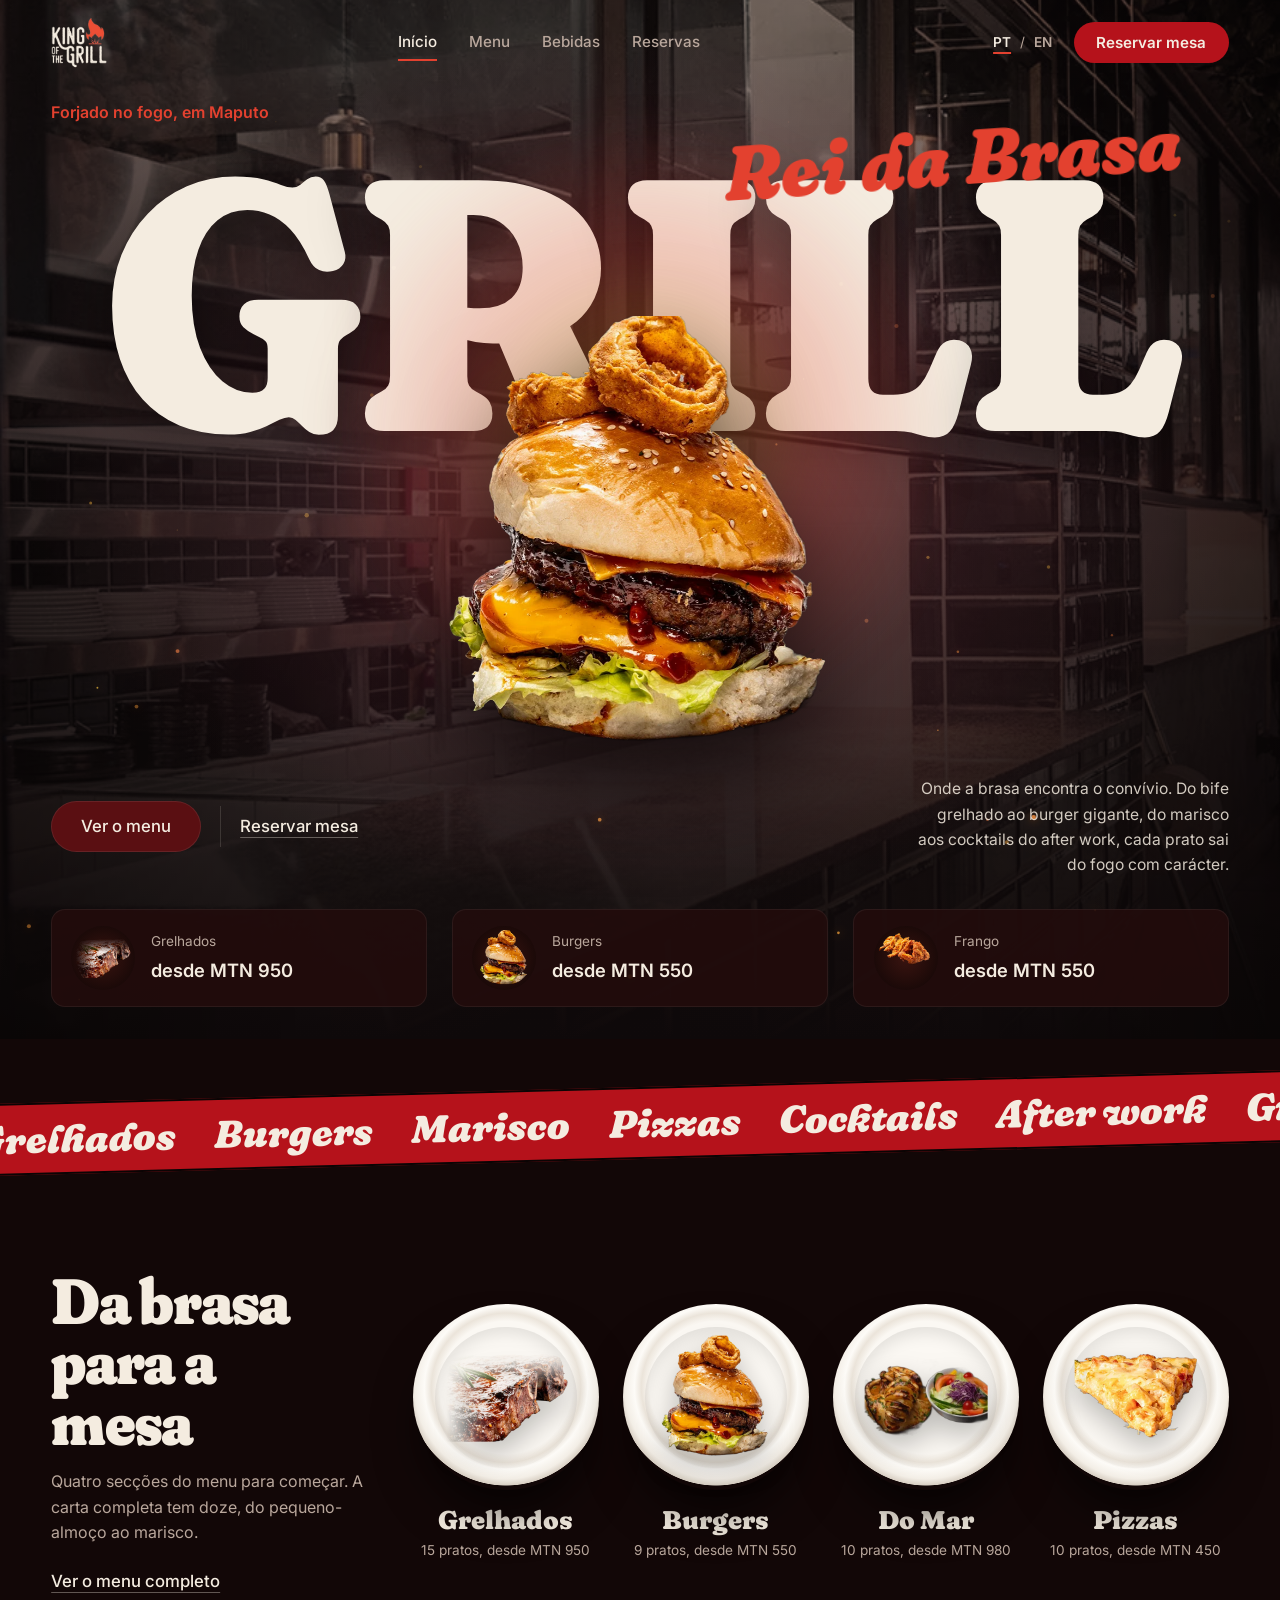
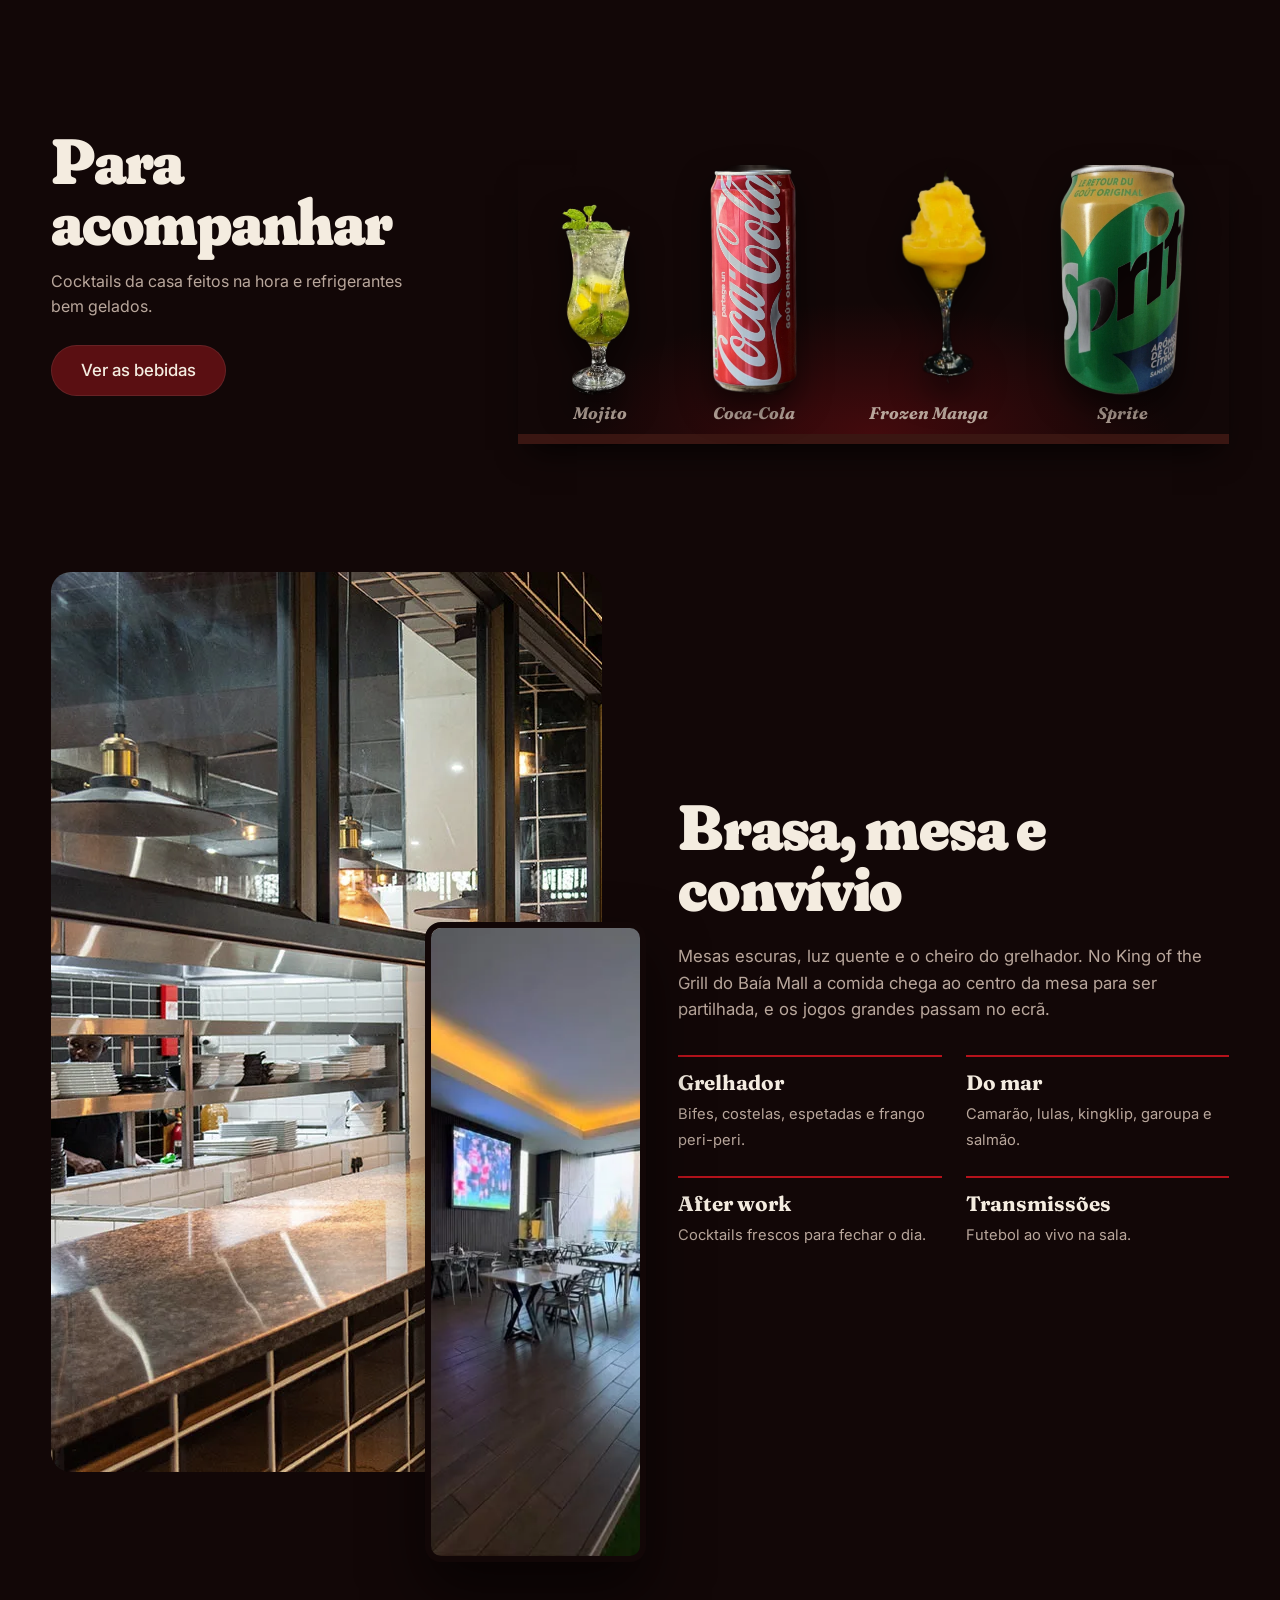
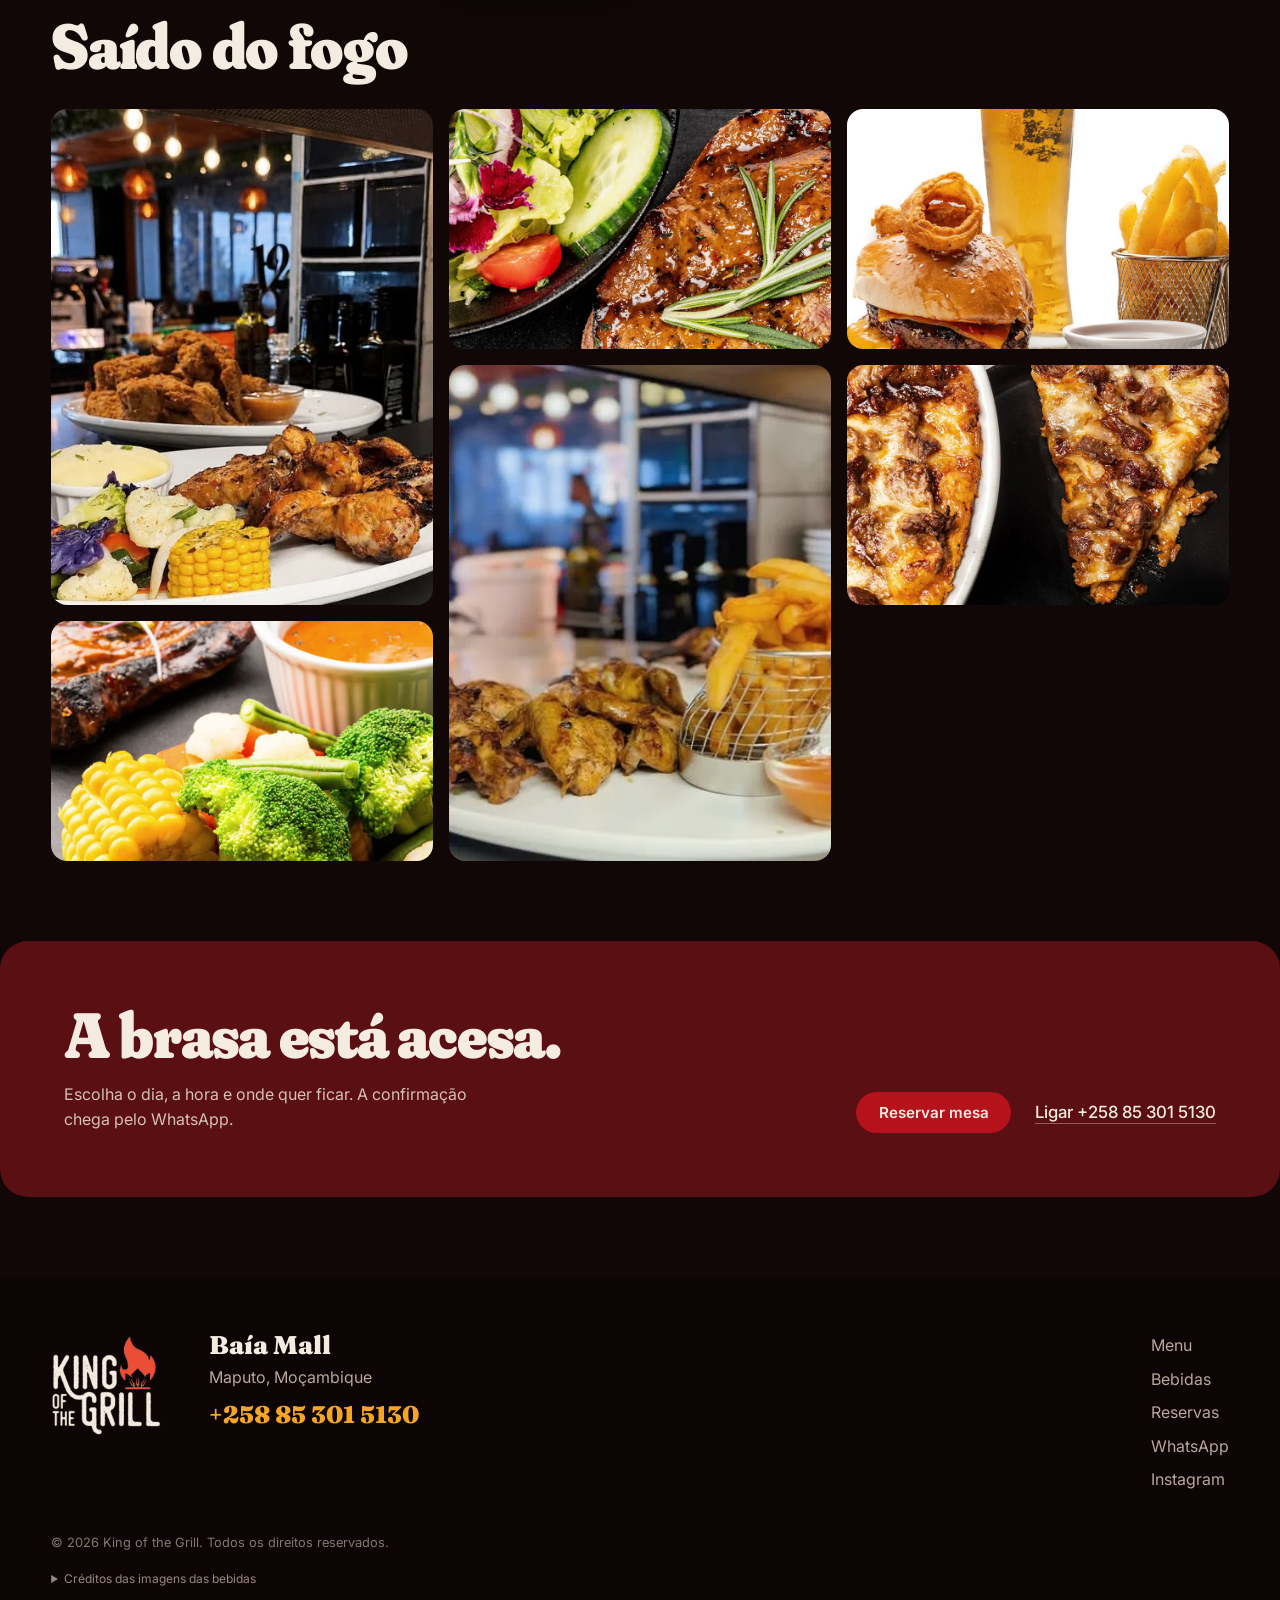
<file: index.html>
<!doctype html>
<html lang="pt">
<head>
  <meta charset="utf-8">
  <meta name="viewport" content="width=device-width, initial-scale=1">
  <title>King of the Grill — Baía Mall</title>
  <meta name="description" content="King of the Grill Baía Mall, Maputo. Grelhados, burgers, marisco, pizzas e cocktails. Reserve a sua mesa: +258 85 301 5130.">
  <meta name="theme-color" content="#120707">
  <link rel="icon" href="assets/img/logo.png">
  <link rel="preconnect" href="https://fonts.googleapis.com">
  <link rel="preconnect" href="https://fonts.gstatic.com" crossorigin>
  <link href="https://fonts.googleapis.com/css2?family=Fraunces:ital,opsz,wght,SOFT@0,9..144,400..900,100;1,9..144,700..900,100&family=Inter:wght@400;500;600&display=swap" rel="stylesheet">
  <link rel="stylesheet" href="styles.css">
</head>
<body data-page="home">
  <header class="nav" id="nav">
    <a href="index.html" class="nav__brand">
      <img src="assets/img/logo.png" alt="King of the Grill" width="629" height="600">
    </a>
    <nav class="nav__links" id="navLinks" aria-label="Principal">
      <a href="index.html" data-i18n="nav.home" aria-current="page">Início</a>
      <a href="menu.html" data-i18n="nav.menu">Menu</a>
      <a href="bebidas.html" data-i18n="nav.drinks">Bebidas</a>
      <a href="reservas.html" data-i18n="nav.book">Reservas</a>
    </nav>
    <div class="nav__right">
      <div class="lang" role="group" aria-label="Idioma / Language">
        <button type="button" class="lang__btn" data-lang="pt" aria-pressed="true">PT</button>
        <span aria-hidden="true">/</span>
        <button type="button" class="lang__btn" data-lang="en" aria-pressed="false">EN</button>
      </div>
      <a href="reservas.html" class="btn btn--red nav__cta" data-i18n="nav.reserve">Reservar mesa</a>
      <button class="nav__burger" id="burger" aria-label="Menu" aria-expanded="false" aria-controls="navLinks">
        <span></span><span></span>
      </button>
    </div>
  </header>

  <main>
    <section class="hero" aria-labelledby="heroTitle">
      <div class="hero__bg" aria-hidden="true"></div>
      <canvas id="embers" aria-hidden="true"></canvas>
      <p class="hero__kicker" data-i18n="hero.kicker">Forjado no fogo, em Maputo</p>

      <div class="hero__stage">
        <h1 class="hero__word" id="heroTitle" aria-label="Grill">
          <span class="hero__letters" aria-hidden="true">
            <span>G</span><span>R</span><span>I</span><span>L</span><span>L</span>
          </span>
        </h1>
        <p class="hero__script" aria-hidden="true" data-i18n="hero.script">Rei da Brasa</p>
        <div class="hero__glow" aria-hidden="true"></div>
        <img class="hero__dish" id="heroDish" src="assets/dishes/burger.webp" alt="Burger" width="704" height="800">
      </div>

      <div class="hero__row">
        <div class="hero__actions">
          <a href="menu.html" class="btn btn--wine" data-i18n="hero.cta">Ver o menu</a>
          <span class="hero__divider" aria-hidden="true"></span>
          <a href="reservas.html" class="link" data-i18n="nav.reserve">Reservar mesa</a>
        </div>
        <p class="hero__lede" data-i18n="hero.lede">Onde a brasa encontra o convívio. Do bife grelhado ao burger gigante, do marisco aos cocktails do after work, cada prato sai do fogo com carácter.</p>
      </div>

      <ul class="hero__cards" aria-label="Destaques">
        <li class="card"><a href="menu.html?c=0">
          <img src="assets/dishes/steak.webp" alt="" width="800" height="800">
          <span><span class="card__name" data-i18n="cat.grill">Grelhados</span><strong><span data-i18n="from">desde</span> MTN 950</strong></span>
        </a></li>
        <li class="card"><a href="menu.html?c=2">
          <img src="assets/dishes/burger.webp" alt="" width="704" height="800">
          <span><span class="card__name">Burgers</span><strong><span data-i18n="from">desde</span> MTN 550</strong></span>
        </a></li>
        <li class="card"><a href="menu.html?c=1">
          <img src="assets/dishes/crispy-wings.webp" alt="" width="800" height="711">
          <span><span class="card__name" data-i18n="cat.chicken">Frango</span><strong><span data-i18n="from">desde</span> MTN 550</strong></span>
        </a></li>
      </ul>
    </section>

    <div class="marquee" aria-hidden="true">
      <div class="marquee__track" id="marquee"></div>
    </div>

    <section class="featured" aria-labelledby="featTitle">
      <div class="featured__intro">
        <h2 id="featTitle" data-i18n="feat.title">Da brasa para a mesa</h2>
        <p data-i18n="feat.text">Quatro secções do menu para começar. A carta completa tem doze, do pequeno-almoço ao marisco.</p>
        <a href="menu.html" class="link" data-i18n="feat.link">Ver o menu completo</a>
      </div>
      <ul class="featured__list" id="featured"></ul>
    </section>

    <section class="sip" aria-labelledby="sipTitle">
      <div class="sip__copy">
        <h2 id="sipTitle" data-i18n="sip.title">Para acompanhar</h2>
        <p data-i18n="sip.text">Cocktails da casa feitos na hora e refrigerantes bem gelados.</p>
        <a href="bebidas.html" class="btn btn--wine" data-i18n="sip.link">Ver as bebidas</a>
      </div>
      <ul class="sip__shelf" id="sipShelf"></ul>
    </section>

    <section class="experience" aria-labelledby="expTitle">
      <div class="experience__media">
        <img src="assets/img/kitchen-pass.webp" alt="" loading="lazy" width="900" height="900">
        <img class="experience__float" src="assets/img/07_capa_reel_ambiente.webp" alt="" loading="lazy" width="360" height="640">
      </div>
      <div class="experience__copy">
        <h2 id="expTitle" data-i18n="exp.title">Brasa, mesa e convívio</h2>
        <p data-i18n="exp.text">Mesas escuras, luz quente e o cheiro do grelhador. No King of the Grill do Baía Mall a comida chega ao centro da mesa para ser partilhada, e os jogos grandes passam no ecrã.</p>
        <ul class="experience__points">
          <li><strong data-i18n="exp.p1t">Grelhador</strong><span data-i18n="exp.p1">Bifes, costelas, espetadas e frango peri-peri.</span></li>
          <li><strong data-i18n="exp.p2t">Do mar</strong><span data-i18n="exp.p2">Camarão, lulas, kingklip, garoupa e salmão.</span></li>
          <li><strong>After work</strong><span data-i18n="exp.p3">Cocktails frescos para fechar o dia.</span></li>
          <li><strong data-i18n="exp.p4t">Transmissões</strong><span data-i18n="exp.p4">Futebol ao vivo na sala.</span></li>
        </ul>
      </div>
    </section>

    <section class="gallery" id="galeria" aria-labelledby="galTitle">
      <h2 id="galTitle" class="gallery__title" data-i18n="gal.title">Saído do fogo</h2>
      <div class="gallery__grid">
        <figure class="g g--tall"><img src="assets/img/02_frango_acompanhamentos.webp" alt="" loading="lazy"></figure>
        <figure class="g"><img src="assets/img/steak-salad.webp" alt="" loading="lazy"></figure>
        <figure class="g"><img src="assets/img/burger-beer.webp" alt="" loading="lazy"></figure>
        <figure class="g g--tall"><img src="assets/img/06_capa_reel.webp" alt="" loading="lazy"></figure>
        <figure class="g"><img src="assets/img/pizza-plates.webp" alt="" loading="lazy"></figure>
        <figure class="g"><img src="assets/img/steak-veg.webp" alt="" loading="lazy"></figure>
      </div>
    </section>

    <section class="book-band" aria-labelledby="bookTitle">
      <div>
        <h2 id="bookTitle" data-i18n="contact.title">A brasa está acesa.</h2>
        <p data-i18n="band.text">Escolha o dia, a hora e onde quer ficar. A confirmação chega pelo WhatsApp.</p>
      </div>
      <div class="book-band__actions">
        <a class="btn btn--red" href="reservas.html" data-i18n="nav.reserve">Reservar mesa</a>
        <a class="link" href="tel:+258853015130" data-i18n="contact.call">Ligar +258 85 301 5130</a>
      </div>
    </section>
  </main>

  <footer class="footer" id="contacto">
    <div class="footer__grid">
      <div class="footer__brand">
        <img src="assets/img/logo.png" alt="King of the Grill" width="629" height="600" loading="lazy">
      </div>
      <div>
        <h2 class="footer__title">Baía Mall</h2>
        <p data-i18n="contact.city">Maputo, Moçambique</p>
        <a class="footer__phone" href="tel:+258853015130">+258 85 301 5130</a>
      </div>
      <div class="footer__links">
        <a href="menu.html" data-i18n="nav.menu">Menu</a>
        <a href="bebidas.html" data-i18n="nav.drinks">Bebidas</a>
        <a href="reservas.html" data-i18n="nav.book">Reservas</a>
        <a href="https://wa.me/258853015130" target="_blank" rel="noopener">WhatsApp</a>
        <a href="https://www.instagram.com/kingofthegrill_baia/" target="_blank" rel="noopener">Instagram</a>
      </div>
    </div>
    <p class="footer__small">© <span id="year"></span> King of the Grill. <span data-i18n="footer.rights">Todos os direitos reservados.</span></p>
    <details class="credits">
      <summary data-i18n="footer.credits">Créditos das imagens das bebidas</summary>
      <p>Coca-Cola, Coca-Cola Zero, Pepsi, Fanta, Sprite e Schweppes: fotos de <a href="https://world.openfoodfacts.org/" target="_blank" rel="noopener">Open Food Facts</a> (contribuidores), <a href="https://creativecommons.org/licenses/by-sa/3.0/" target="_blank" rel="noopener">CC BY-SA 3.0</a>, recortadas.
        Produtos <a href="https://world.openfoodfacts.org/product/5449000214911" target="_blank" rel="noopener">5449000214911</a>,
        <a href="https://world.openfoodfacts.org/product/5449000131805" target="_blank" rel="noopener">5449000131805</a>,
        <a href="https://world.openfoodfacts.org/product/4770477231516" target="_blank" rel="noopener">4770477231516</a>,
        <a href="https://world.openfoodfacts.org/product/5000112518405" target="_blank" rel="noopener">5000112518405</a>,
        <a href="https://world.openfoodfacts.org/product/5449000286314" target="_blank" rel="noopener">5449000286314</a> e
        <a href="https://world.openfoodfacts.org/product/8414100388630" target="_blank" rel="noopener">8414100388630</a>.</p>
    </details>
  </footer>

  <script src="script.js"></script>
</body>
</html>
</file>
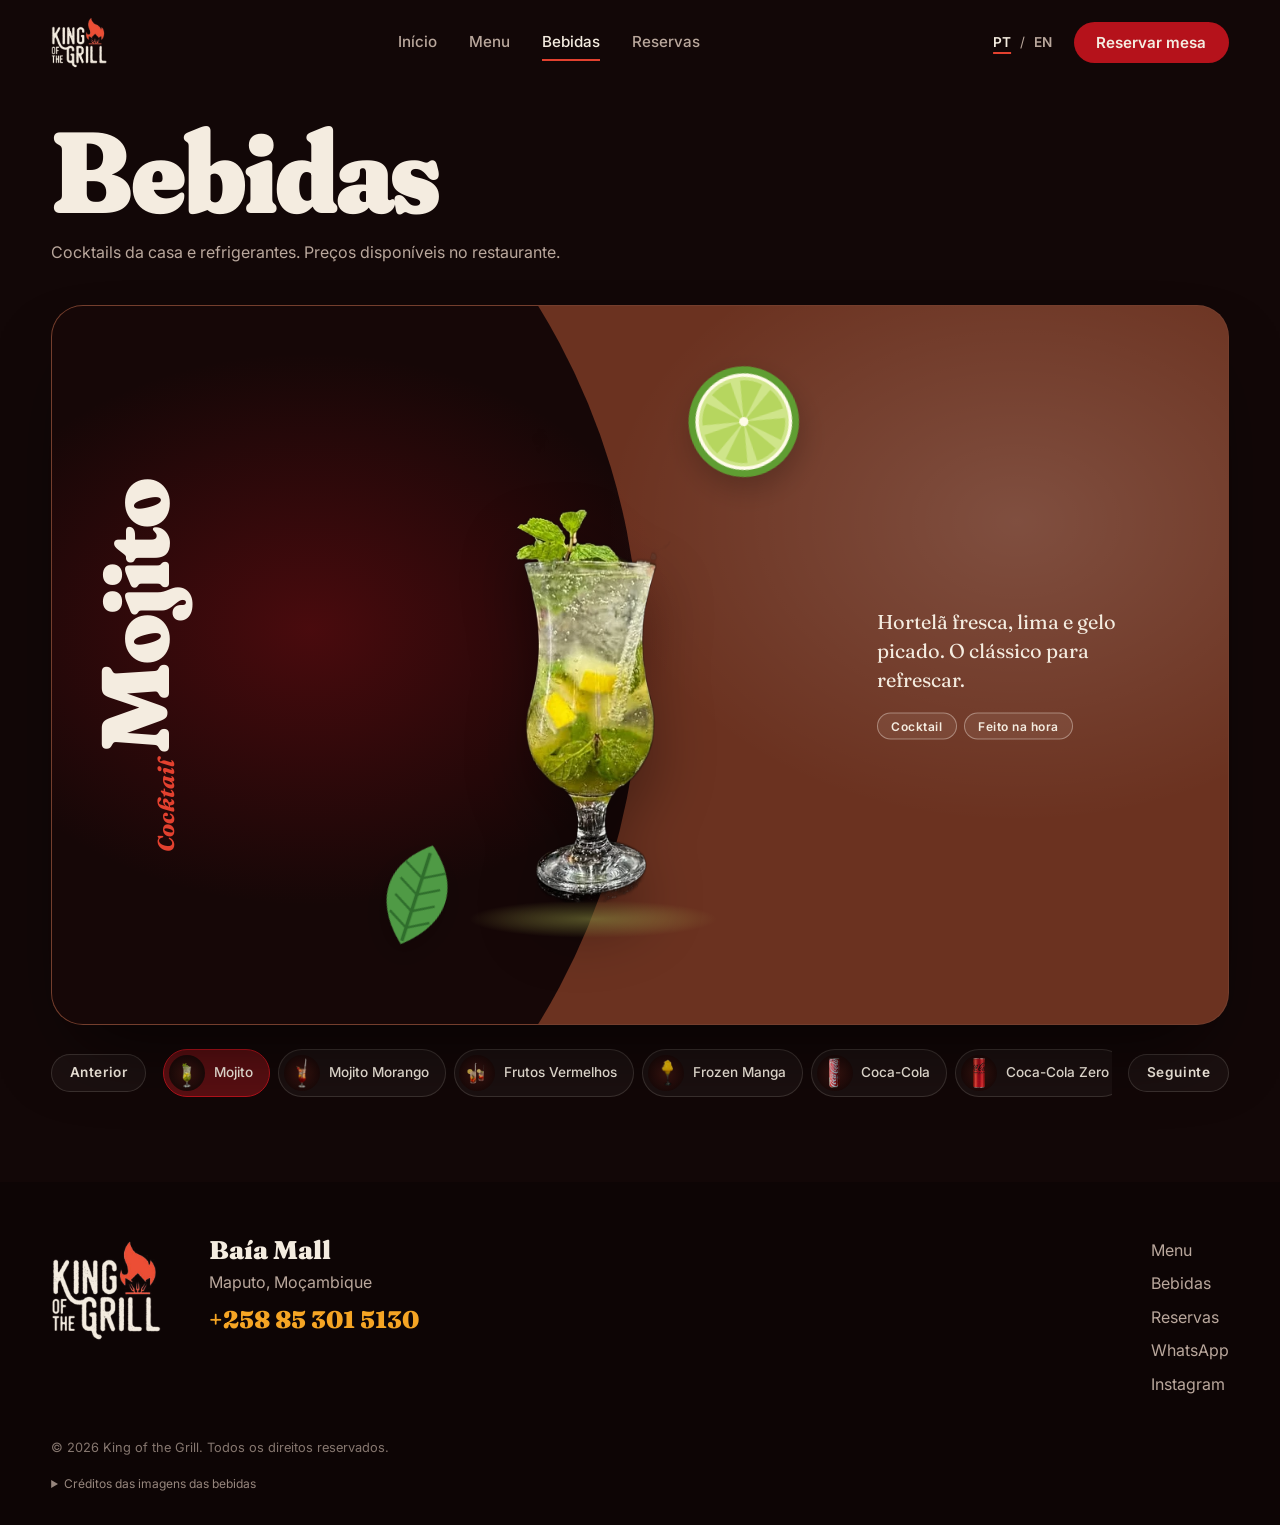
<file: bebidas.html>
<!doctype html>
<html lang="pt">
<head>
  <meta charset="utf-8">
  <meta name="viewport" content="width=device-width, initial-scale=1">
  <title>Bebidas — King of the Grill Baía Mall</title>
  <meta name="description" content="Bebidas do King of the Grill Baía Mall: cocktails da casa e refrigerantes.">
  <meta name="theme-color" content="#120707">
  <link rel="icon" href="assets/img/logo.png">
  <link rel="preconnect" href="https://fonts.googleapis.com">
  <link rel="preconnect" href="https://fonts.gstatic.com" crossorigin>
  <link href="https://fonts.googleapis.com/css2?family=Fraunces:ital,opsz,wght,SOFT@0,9..144,400..900,100;1,9..144,700..900,100&family=Inter:wght@400;500;600&display=swap" rel="stylesheet">
  <link rel="stylesheet" href="styles.css">
</head>
<body data-page="drinks">
  <header class="nav" id="nav">
    <a href="index.html" class="nav__brand">
      <img src="assets/img/logo.png" alt="King of the Grill" width="629" height="600">
    </a>
    <nav class="nav__links" id="navLinks" aria-label="Principal">
      <a href="index.html" data-i18n="nav.home">Início</a>
      <a href="menu.html" data-i18n="nav.menu">Menu</a>
      <a href="bebidas.html" data-i18n="nav.drinks" aria-current="page">Bebidas</a>
      <a href="reservas.html" data-i18n="nav.book">Reservas</a>
    </nav>
    <div class="nav__right">
      <div class="lang" role="group" aria-label="Idioma / Language">
        <button type="button" class="lang__btn" data-lang="pt" aria-pressed="true">PT</button>
        <span aria-hidden="true">/</span>
        <button type="button" class="lang__btn" data-lang="en" aria-pressed="false">EN</button>
      </div>
      <a href="reservas.html" class="btn btn--red nav__cta" data-i18n="nav.reserve">Reservar mesa</a>
      <button class="nav__burger" id="burger" aria-label="Menu" aria-expanded="false" aria-controls="navLinks">
        <span></span><span></span>
      </button>
    </div>
  </header>

  <main class="page">
    <header class="page-head">
      <h1 data-i18n="drinks.title">Bebidas</h1>
      <p data-i18n="drinks.note">Cocktails da casa e refrigerantes. Preços disponíveis no restaurante.</p>
    </header>

    <div class="wheel" id="drinkWheel">
      <div class="wheel__stage">
        <div class="wheel__title" aria-live="polite">
          <h2 class="wheel__name"></h2>
          <span class="wheel__sub"></span>
        </div>
        <div class="wheel__ring" aria-hidden="true"></div>
        <div class="wheel__garnish wheel__garnish--a" aria-hidden="true"></div>
        <div class="wheel__garnish wheel__garnish--b" aria-hidden="true"></div>
        <div class="wheel__pedestal" aria-hidden="true"></div>
        <div class="wheel__bubbles" aria-hidden="true"><i></i><i></i><i></i><i></i><i></i><i></i><i></i><i></i></div>
        <div class="wheel__info" aria-live="polite">
          <p class="wheel__desc"></p>
          <ul class="wheel__tags"></ul>
        </div>
      </div>
      <div class="wheel__controls">
        <button type="button" class="wheel__nav" data-dir="-1" data-i18n="prev">Anterior</button>
        <div class="wheel__chips" role="tablist" aria-label="Bebidas"></div>
        <button type="button" class="wheel__nav" data-dir="1" data-i18n="next">Seguinte</button>
      </div>
    </div>
  </main>

  <footer class="footer" id="contacto">
    <div class="footer__grid">
      <div class="footer__brand">
        <img src="assets/img/logo.png" alt="King of the Grill" width="629" height="600" loading="lazy">
      </div>
      <div>
        <h2 class="footer__title">Baía Mall</h2>
        <p data-i18n="contact.city">Maputo, Moçambique</p>
        <a class="footer__phone" href="tel:+258853015130">+258 85 301 5130</a>
      </div>
      <div class="footer__links">
        <a href="menu.html" data-i18n="nav.menu">Menu</a>
        <a href="bebidas.html" data-i18n="nav.drinks">Bebidas</a>
        <a href="reservas.html" data-i18n="nav.book">Reservas</a>
        <a href="https://wa.me/258853015130" target="_blank" rel="noopener">WhatsApp</a>
        <a href="https://www.instagram.com/kingofthegrill_baia/" target="_blank" rel="noopener">Instagram</a>
      </div>
    </div>
    <p class="footer__small">© <span id="year"></span> King of the Grill. <span data-i18n="footer.rights">Todos os direitos reservados.</span></p>
    <details class="credits">
      <summary data-i18n="footer.credits">Créditos das imagens das bebidas</summary>
      <p>Coca-Cola, Coca-Cola Zero, Pepsi, Fanta, Sprite e Schweppes: fotos de <a href="https://world.openfoodfacts.org/" target="_blank" rel="noopener">Open Food Facts</a> (contribuidores), <a href="https://creativecommons.org/licenses/by-sa/3.0/" target="_blank" rel="noopener">CC BY-SA 3.0</a>, recortadas.
        Produtos <a href="https://world.openfoodfacts.org/product/5449000214911" target="_blank" rel="noopener">5449000214911</a>,
        <a href="https://world.openfoodfacts.org/product/5449000131805" target="_blank" rel="noopener">5449000131805</a>,
        <a href="https://world.openfoodfacts.org/product/4770477231516" target="_blank" rel="noopener">4770477231516</a>,
        <a href="https://world.openfoodfacts.org/product/5000112518405" target="_blank" rel="noopener">5000112518405</a>,
        <a href="https://world.openfoodfacts.org/product/5449000286314" target="_blank" rel="noopener">5449000286314</a> e
        <a href="https://world.openfoodfacts.org/product/8414100388630" target="_blank" rel="noopener">8414100388630</a>.</p>
    </details>
  </footer>

  <script src="script.js"></script>
</body>
</html>
</file>
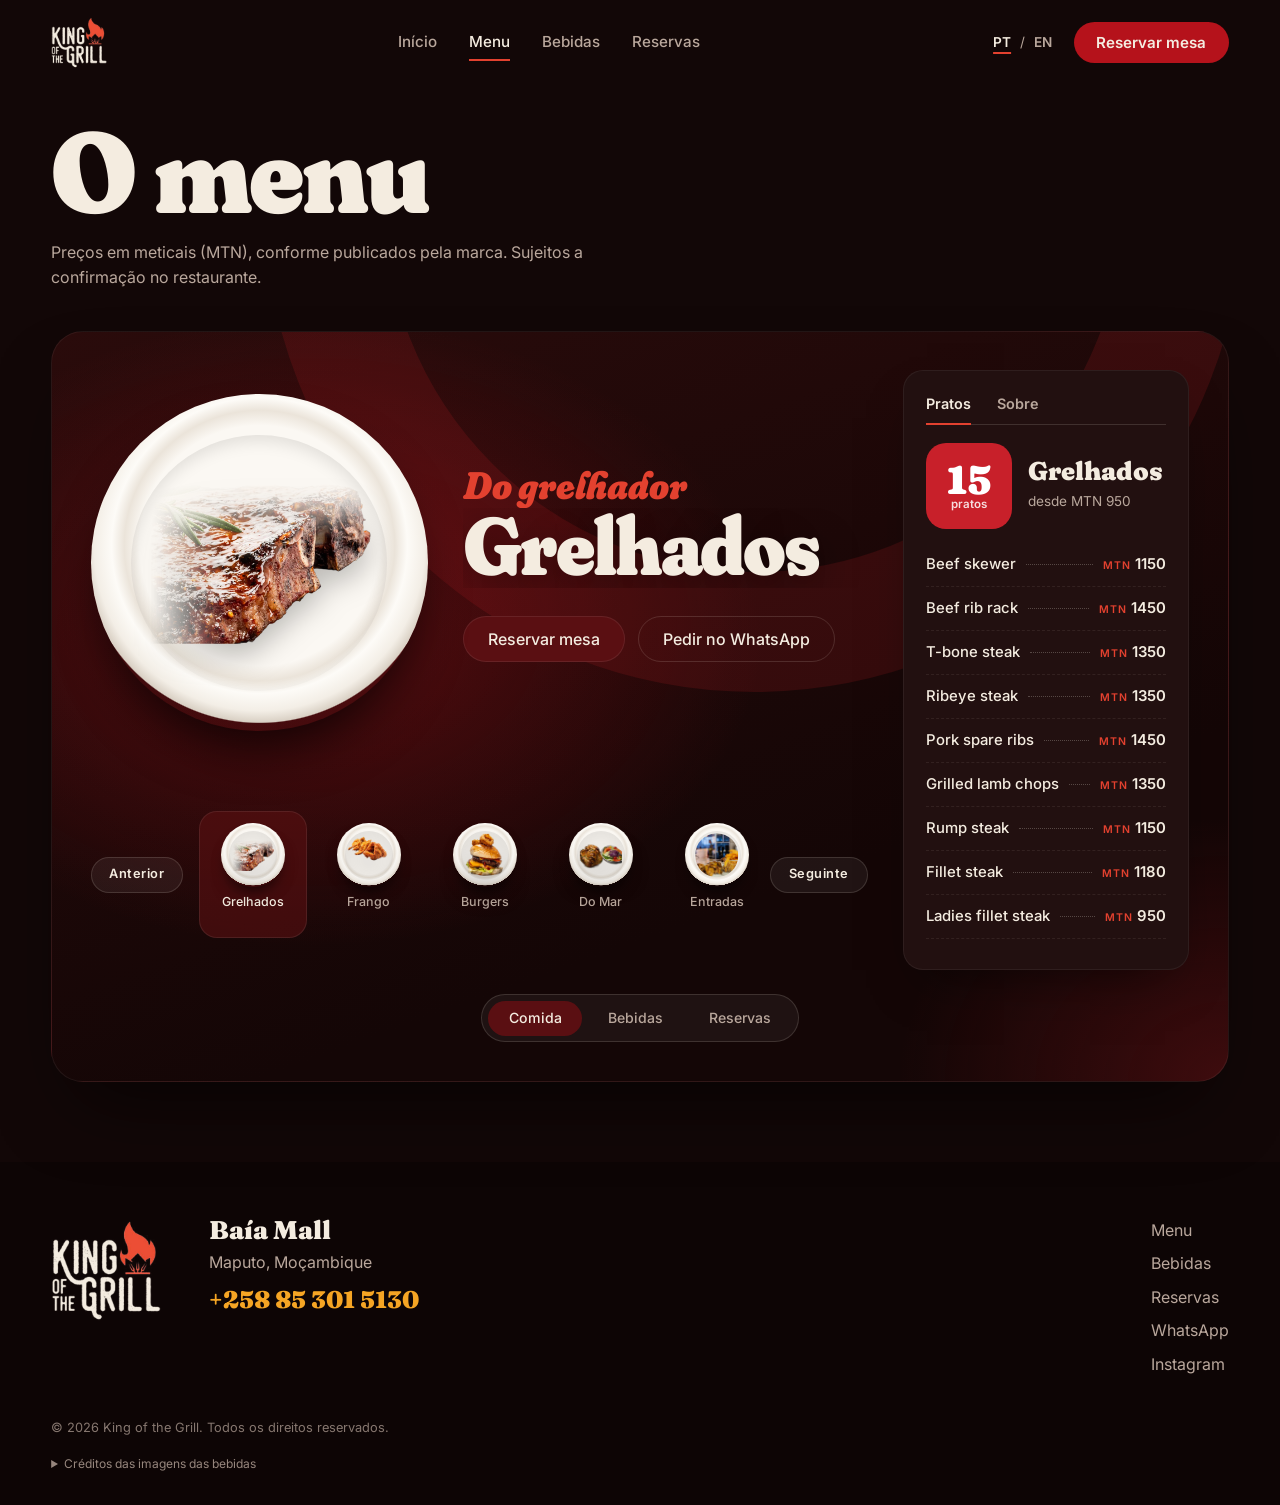
<file: menu.html>
<!doctype html>
<html lang="pt">
<head>
  <meta charset="utf-8">
  <meta name="viewport" content="width=device-width, initial-scale=1">
  <title>Menu — King of the Grill Baía Mall</title>
  <meta name="description" content="Menu do King of the Grill Baía Mall: grelhados, frango, burgers, marisco, pizzas, massas e mais, com preços em MTN.">
  <meta name="theme-color" content="#120707">
  <link rel="icon" href="assets/img/logo.png">
  <link rel="preconnect" href="https://fonts.googleapis.com">
  <link rel="preconnect" href="https://fonts.gstatic.com" crossorigin>
  <link href="https://fonts.googleapis.com/css2?family=Fraunces:ital,opsz,wght,SOFT@0,9..144,400..900,100;1,9..144,700..900,100&family=Inter:wght@400;500;600&display=swap" rel="stylesheet">
  <link rel="stylesheet" href="styles.css">
</head>
<body data-page="menu">
  <header class="nav" id="nav">
    <a href="index.html" class="nav__brand">
      <img src="assets/img/logo.png" alt="King of the Grill" width="629" height="600">
    </a>
    <nav class="nav__links" id="navLinks" aria-label="Principal">
      <a href="index.html" data-i18n="nav.home">Início</a>
      <a href="menu.html" data-i18n="nav.menu" aria-current="page">Menu</a>
      <a href="bebidas.html" data-i18n="nav.drinks">Bebidas</a>
      <a href="reservas.html" data-i18n="nav.book">Reservas</a>
    </nav>
    <div class="nav__right">
      <div class="lang" role="group" aria-label="Idioma / Language">
        <button type="button" class="lang__btn" data-lang="pt" aria-pressed="true">PT</button>
        <span aria-hidden="true">/</span>
        <button type="button" class="lang__btn" data-lang="en" aria-pressed="false">EN</button>
      </div>
      <a href="reservas.html" class="btn btn--red nav__cta" data-i18n="nav.reserve">Reservar mesa</a>
      <button class="nav__burger" id="burger" aria-label="Menu" aria-expanded="false" aria-controls="navLinks">
        <span></span><span></span>
      </button>
    </div>
  </header>

  <main class="page">
    <header class="page-head">
      <h1 data-i18n="menu.title">O menu</h1>
      <p data-i18n="menu.note">Preços em meticais (MTN), conforme publicados pela marca. Sujeitos a confirmação no restaurante.</p>
    </header>

    <!-- Vitrine do menu (estrutura do vídeo "UI/UX Bunker" com a identidade da marca): prato que entra a rodar,
         título em duas linhas, cartão de informação à direita e fila de miniaturas em baixo -->
    <div class="show" id="foodShow">
      <div class="show__arc" aria-hidden="true"></div>
      <div class="show__plate" aria-hidden="true"></div>
      <div class="show__head">
        <h2 class="show__title" aria-live="polite">
          <span class="show__line show__line--light"><span></span></span>
          <span class="show__line show__line--bold"><span></span></span>
        </h2>
        <div class="show__actions">
          <a href="reservas.html" class="show__act" data-i18n="nav.reserve">Reservar mesa</a>
          <a href="https://wa.me/258853015130" class="show__act" id="showOrder" target="_blank" rel="noopener" data-i18n="show.order">Pedir no WhatsApp</a>
        </div>
      </div>
      <aside class="show__card">
        <div class="show__tabs" role="tablist" aria-label="Detalhes">
          <button type="button" role="tab" class="show__tab" data-tab="list" aria-selected="true" data-i18n="show.tabList">Pratos</button>
          <button type="button" role="tab" class="show__tab" data-tab="about" aria-selected="false" data-i18n="show.tabAbout">Sobre</button>
        </div>
        <div class="show__card-inner">
          <div class="show__card-head">
            <span class="show__badge"><b></b><small data-i18n="show.dishes">pratos</small></span>
            <div>
              <p class="show__cat"></p>
              <p class="show__from"></p>
            </div>
          </div>
          <ul class="menu__list show__list"></ul>
          <p class="show__about" hidden></p>
        </div>
      </aside>
      <div class="show__thumbs">
        <button type="button" class="show__nav" data-dir="-1" data-i18n="prev">Anterior</button>
        <div class="show__track" role="tablist" aria-label="Categorias"></div>
        <button type="button" class="show__nav" data-dir="1" data-i18n="next">Seguinte</button>
      </div>
      <nav class="show__dock" aria-label="Atalhos">
        <a href="menu.html" aria-current="page" data-i18n="show.food">Comida</a>
        <a href="bebidas.html" data-i18n="nav.drinks">Bebidas</a>
        <a href="reservas.html" data-i18n="nav.book">Reservas</a>
      </nav>
    </div>
  </main>

  <footer class="footer" id="contacto">
    <div class="footer__grid">
      <div class="footer__brand">
        <img src="assets/img/logo.png" alt="King of the Grill" width="629" height="600" loading="lazy">
      </div>
      <div>
        <h2 class="footer__title">Baía Mall</h2>
        <p data-i18n="contact.city">Maputo, Moçambique</p>
        <a class="footer__phone" href="tel:+258853015130">+258 85 301 5130</a>
      </div>
      <div class="footer__links">
        <a href="menu.html" data-i18n="nav.menu">Menu</a>
        <a href="bebidas.html" data-i18n="nav.drinks">Bebidas</a>
        <a href="reservas.html" data-i18n="nav.book">Reservas</a>
        <a href="https://wa.me/258853015130" target="_blank" rel="noopener">WhatsApp</a>
        <a href="https://www.instagram.com/kingofthegrill_baia/" target="_blank" rel="noopener">Instagram</a>
      </div>
    </div>
    <p class="footer__small">© <span id="year"></span> King of the Grill. <span data-i18n="footer.rights">Todos os direitos reservados.</span></p>
    <details class="credits">
      <summary data-i18n="footer.credits">Créditos das imagens das bebidas</summary>
      <p>Coca-Cola, Coca-Cola Zero, Pepsi, Fanta, Sprite e Schweppes: fotos de <a href="https://world.openfoodfacts.org/" target="_blank" rel="noopener">Open Food Facts</a> (contribuidores), <a href="https://creativecommons.org/licenses/by-sa/3.0/" target="_blank" rel="noopener">CC BY-SA 3.0</a>, recortadas.
        Produtos <a href="https://world.openfoodfacts.org/product/5449000214911" target="_blank" rel="noopener">5449000214911</a>,
        <a href="https://world.openfoodfacts.org/product/5449000131805" target="_blank" rel="noopener">5449000131805</a>,
        <a href="https://world.openfoodfacts.org/product/4770477231516" target="_blank" rel="noopener">4770477231516</a>,
        <a href="https://world.openfoodfacts.org/product/5000112518405" target="_blank" rel="noopener">5000112518405</a>,
        <a href="https://world.openfoodfacts.org/product/5449000286314" target="_blank" rel="noopener">5449000286314</a> e
        <a href="https://world.openfoodfacts.org/product/8414100388630" target="_blank" rel="noopener">8414100388630</a>.</p>
    </details>
  </footer>

  <script src="script.js"></script>
</body>
</html>
</file>
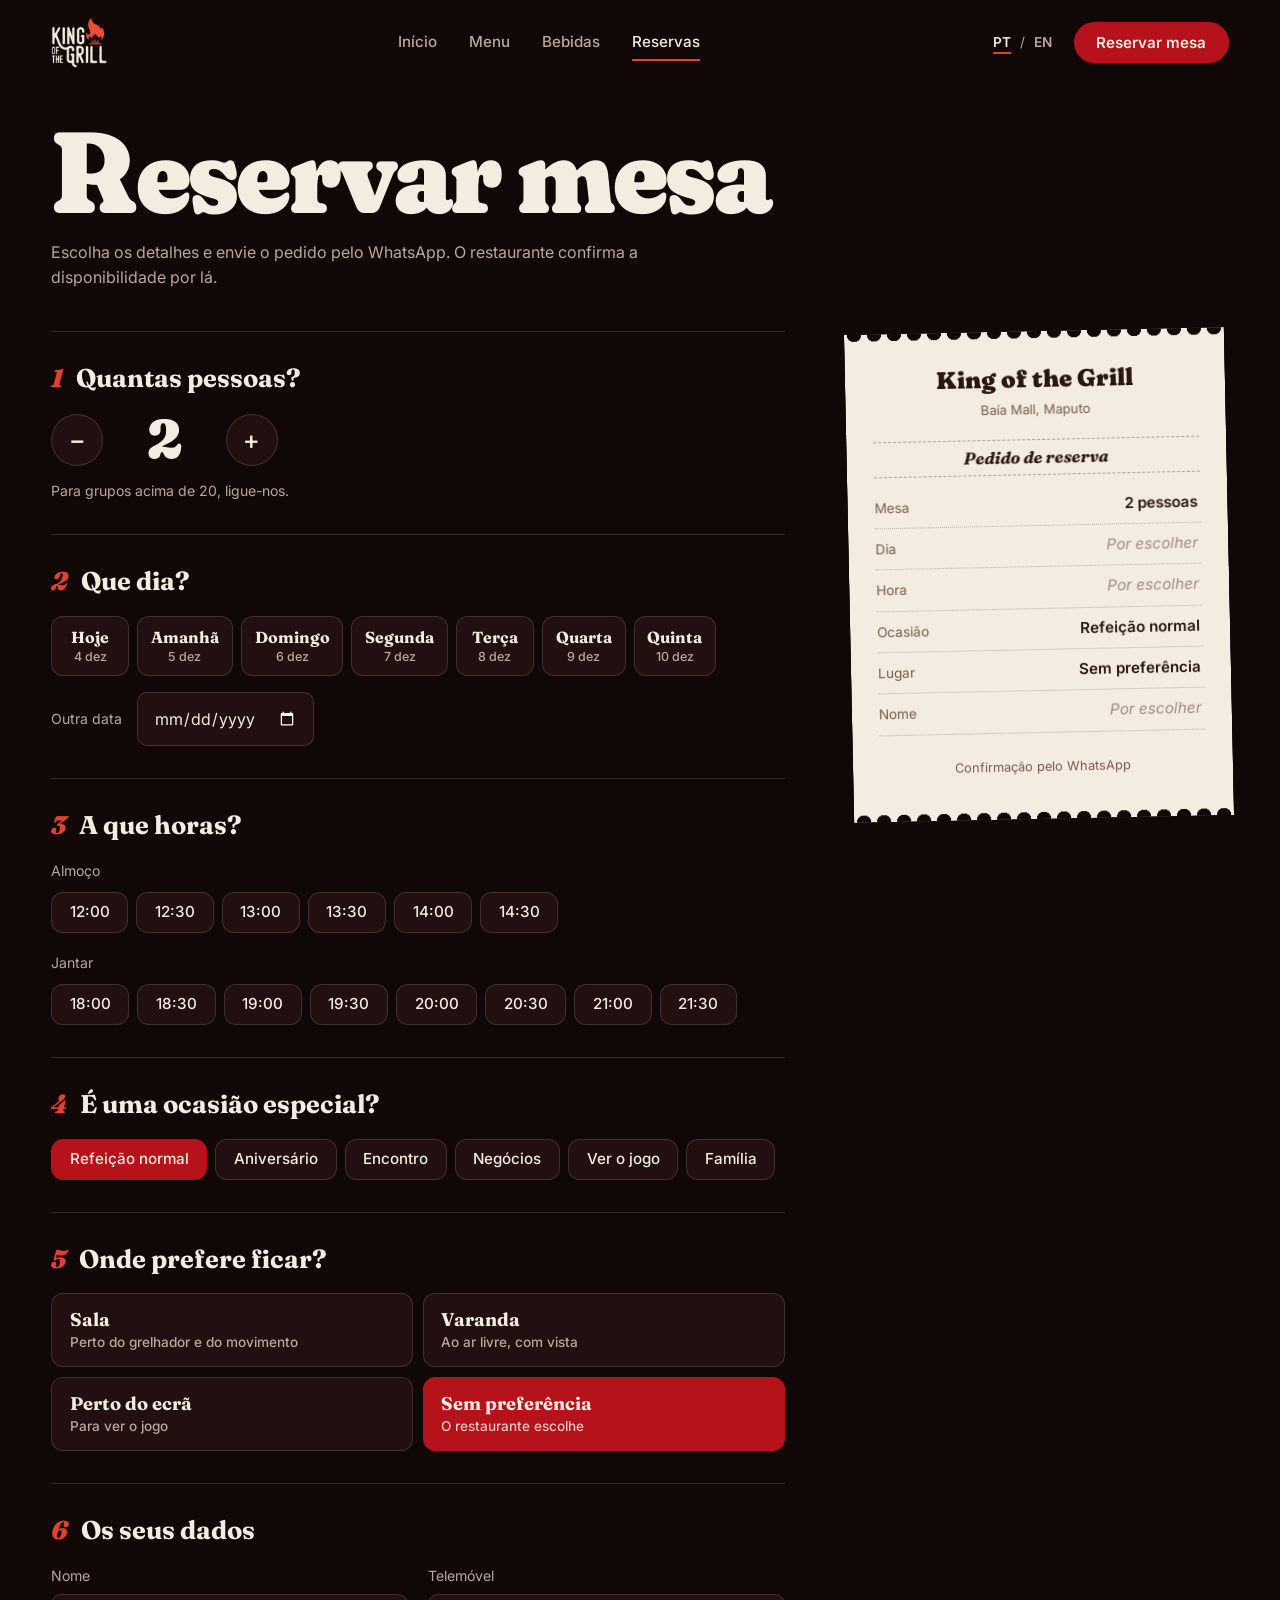
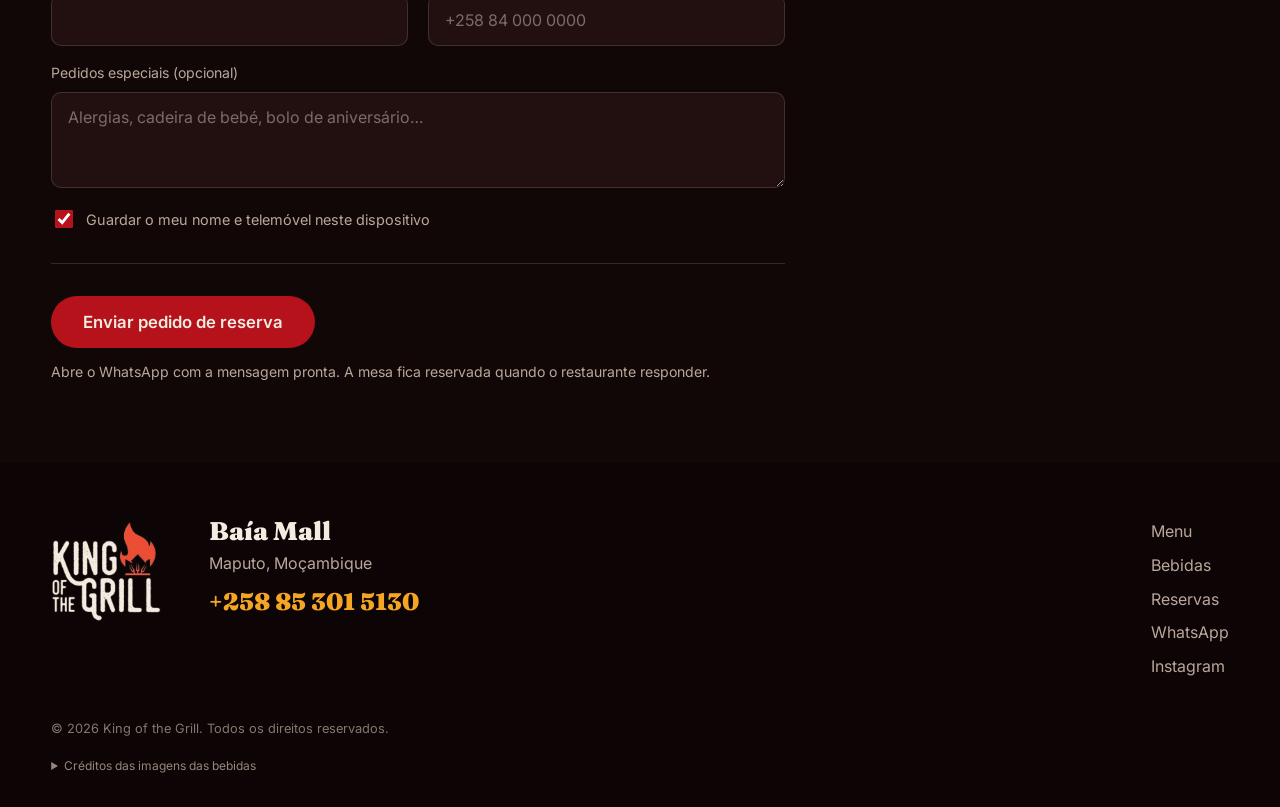
<file: reservas.html>
<!doctype html>
<html lang="pt">
<head>
  <meta charset="utf-8">
  <meta name="viewport" content="width=device-width, initial-scale=1">
  <title>Reservas — King of the Grill Baía Mall</title>
  <meta name="description" content="Reserve uma mesa no King of the Grill Baía Mall, Maputo. Escolha o dia, a hora e a ocasião.">
  <meta name="theme-color" content="#120707">
  <link rel="icon" href="assets/img/logo.png">
  <link rel="preconnect" href="https://fonts.googleapis.com">
  <link rel="preconnect" href="https://fonts.gstatic.com" crossorigin>
  <link href="https://fonts.googleapis.com/css2?family=Fraunces:ital,opsz,wght,SOFT@0,9..144,400..900,100;1,9..144,700..900,100&family=Inter:wght@400;500;600&display=swap" rel="stylesheet">
  <link rel="stylesheet" href="styles.css">
</head>
<body data-page="book">
  <header class="nav" id="nav">
    <a href="index.html" class="nav__brand">
      <img src="assets/img/logo.png" alt="King of the Grill" width="629" height="600">
    </a>
    <nav class="nav__links" id="navLinks" aria-label="Principal">
      <a href="index.html" data-i18n="nav.home">Início</a>
      <a href="menu.html" data-i18n="nav.menu">Menu</a>
      <a href="bebidas.html" data-i18n="nav.drinks">Bebidas</a>
      <a href="reservas.html" data-i18n="nav.book" aria-current="page">Reservas</a>
    </nav>
    <div class="nav__right">
      <div class="lang" role="group" aria-label="Idioma / Language">
        <button type="button" class="lang__btn" data-lang="pt" aria-pressed="true">PT</button>
        <span aria-hidden="true">/</span>
        <button type="button" class="lang__btn" data-lang="en" aria-pressed="false">EN</button>
      </div>
      <a href="reservas.html" class="btn btn--red nav__cta" data-i18n="nav.reserve">Reservar mesa</a>
      <button class="nav__burger" id="burger" aria-label="Menu" aria-expanded="false" aria-controls="navLinks">
        <span></span><span></span>
      </button>
    </div>
  </header>

  <main class="page">
    <header class="page-head">
      <h1 data-i18n="book.title">Reservar mesa</h1>
      <p data-i18n="book.lede">Escolha os detalhes e envie o pedido pelo WhatsApp. O restaurante confirma a disponibilidade por lá.</p>
      <p class="book__welcome" id="bookWelcome" hidden></p>
    </header>

    <div class="book">
      <form class="book__form" id="bookForm" novalidate>
        <fieldset class="step">
          <legend><span class="step__n">1</span><span data-i18n="book.q.people">Quantas pessoas?</span></legend>
          <div class="stepper">
            <button type="button" class="stepper__btn" data-step="-1" aria-label="Menos uma pessoa">−</button>
            <output class="stepper__value" id="peopleOut" aria-live="polite">2</output>
            <button type="button" class="stepper__btn" data-step="1" aria-label="Mais uma pessoa">+</button>
          </div>
          <p class="step__hint" data-i18n="book.h.people">Para grupos acima de 20, ligue-nos.</p>
        </fieldset>

        <fieldset class="step">
          <legend><span class="step__n">2</span><span data-i18n="book.q.day">Que dia?</span></legend>
          <div class="chips" id="dayChips"></div>
          <label class="field field--inline">
            <span data-i18n="book.otherDay">Outra data</span>
            <input type="date" id="dayInput">
          </label>
          <p class="step__error" id="errDay" hidden data-i18n="book.e.day">Escolha um dia.</p>
        </fieldset>

        <fieldset class="step">
          <legend><span class="step__n">3</span><span data-i18n="book.q.time">A que horas?</span></legend>
          <p class="chips__group" data-i18n="book.lunch">Almoço</p>
          <div class="chips" id="lunchChips"></div>
          <p class="chips__group" data-i18n="book.dinner">Jantar</p>
          <div class="chips" id="dinnerChips"></div>
          <p class="step__error" id="errTime" hidden data-i18n="book.e.time">Escolha uma hora.</p>
        </fieldset>

        <fieldset class="step">
          <legend><span class="step__n">4</span><span data-i18n="book.q.occasion">É uma ocasião especial?</span></legend>
          <div class="chips" id="occasionChips"></div>
        </fieldset>

        <fieldset class="step">
          <legend><span class="step__n">5</span><span data-i18n="book.q.seat">Onde prefere ficar?</span></legend>
          <div class="seats" id="seatChips"></div>
        </fieldset>

        <fieldset class="step">
          <legend><span class="step__n">6</span><span data-i18n="book.q.you">Os seus dados</span></legend>
          <div class="fields">
            <label class="field">
              <span data-i18n="book.name">Nome</span>
              <input type="text" id="nameInput" autocomplete="name" required>
              <span class="step__error" id="errName" hidden data-i18n="book.e.name">Escreva o seu nome.</span>
            </label>
            <label class="field">
              <span data-i18n="book.phone">Telemóvel</span>
              <input type="tel" id="phoneInput" autocomplete="tel" inputmode="tel" placeholder="+258 84 000 0000" required>
              <span class="step__error" id="errPhone" hidden data-i18n="book.e.phone">Escreva um número com pelo menos 9 dígitos.</span>
            </label>
            <label class="field field--wide">
              <span data-i18n="book.notes">Pedidos especiais (opcional)</span>
              <textarea id="notesInput" rows="3" data-i18n-ph="book.notesPh" placeholder="Alergias, cadeira de bebé, bolo de aniversário…"></textarea>
            </label>
          </div>
          <label class="check">
            <input type="checkbox" id="rememberInput" checked>
            <span data-i18n="book.remember">Guardar o meu nome e telemóvel neste dispositivo</span>
          </label>
        </fieldset>

        <div class="book__submit">
          <button type="submit" class="btn btn--red btn--big" data-i18n="book.send">Enviar pedido de reserva</button>
          <p class="step__hint" data-i18n="book.h.send">Abre o WhatsApp com a mensagem pronta. A mesa fica reservada quando o restaurante responder.</p>
        </div>
        <div class="book__done" id="bookDone" hidden tabindex="-1">
          <h2 data-i18n="book.done.title">Pedido pronto no WhatsApp</h2>
          <p data-i18n="book.done.text">Envie a mensagem que abriu no WhatsApp para concluir. Se a janela não abriu, use o botão abaixo.</p>
          <a class="btn btn--wine" id="bookDoneLink" target="_blank" rel="noopener" data-i18n="book.done.open">Abrir o WhatsApp</a>
        </div>
      </form>

      <aside class="ticket" aria-label="Resumo da reserva" aria-live="polite">
        <div class="ticket__paper">
          <p class="ticket__brand">King of the Grill<br><span>Baía Mall, Maputo</span></p>
          <p class="ticket__label" data-i18n="book.ticket">Pedido de reserva</p>
          <dl class="ticket__rows">
            <div><dt data-i18n="book.t.table">Mesa</dt><dd id="tPeople"></dd></div>
            <div><dt data-i18n="book.t.day">Dia</dt><dd id="tDay"></dd></div>
            <div><dt data-i18n="book.t.time">Hora</dt><dd id="tTime"></dd></div>
            <div><dt data-i18n="book.t.occasion">Ocasião</dt><dd id="tOccasion"></dd></div>
            <div><dt data-i18n="book.t.seat">Lugar</dt><dd id="tSeat"></dd></div>
            <div><dt data-i18n="book.t.name">Nome</dt><dd id="tName"></dd></div>
          </dl>
          <p class="ticket__notes" id="tNotes" hidden></p>
          <p class="ticket__foot" data-i18n="book.t.foot">Confirmação pelo WhatsApp</p>
        </div>
      </aside>
    </div>
  </main>

  <footer class="footer" id="contacto">
    <div class="footer__grid">
      <div class="footer__brand">
        <img src="assets/img/logo.png" alt="King of the Grill" width="629" height="600" loading="lazy">
      </div>
      <div>
        <h2 class="footer__title">Baía Mall</h2>
        <p data-i18n="contact.city">Maputo, Moçambique</p>
        <a class="footer__phone" href="tel:+258853015130">+258 85 301 5130</a>
      </div>
      <div class="footer__links">
        <a href="menu.html" data-i18n="nav.menu">Menu</a>
        <a href="bebidas.html" data-i18n="nav.drinks">Bebidas</a>
        <a href="reservas.html" data-i18n="nav.book">Reservas</a>
        <a href="https://wa.me/258853015130" target="_blank" rel="noopener">WhatsApp</a>
        <a href="https://www.instagram.com/kingofthegrill_baia/" target="_blank" rel="noopener">Instagram</a>
      </div>
    </div>
    <p class="footer__small">© <span id="year"></span> King of the Grill. <span data-i18n="footer.rights">Todos os direitos reservados.</span></p>
    <details class="credits">
      <summary data-i18n="footer.credits">Créditos das imagens das bebidas</summary>
      <p>Coca-Cola, Coca-Cola Zero, Pepsi, Fanta, Sprite e Schweppes: fotos de <a href="https://world.openfoodfacts.org/" target="_blank" rel="noopener">Open Food Facts</a> (contribuidores), <a href="https://creativecommons.org/licenses/by-sa/3.0/" target="_blank" rel="noopener">CC BY-SA 3.0</a>, recortadas.
        Produtos <a href="https://world.openfoodfacts.org/product/5449000214911" target="_blank" rel="noopener">5449000214911</a>,
        <a href="https://world.openfoodfacts.org/product/5449000131805" target="_blank" rel="noopener">5449000131805</a>,
        <a href="https://world.openfoodfacts.org/product/4770477231516" target="_blank" rel="noopener">4770477231516</a>,
        <a href="https://world.openfoodfacts.org/product/5000112518405" target="_blank" rel="noopener">5000112518405</a>,
        <a href="https://world.openfoodfacts.org/product/5449000286314" target="_blank" rel="noopener">5449000286314</a> e
        <a href="https://world.openfoodfacts.org/product/8414100388630" target="_blank" rel="noopener">8414100388630</a>.</p>
    </details>
  </footer>

  <script src="script.js"></script>
</body>
</html>
</file>
<file: styles.css>
:root {
  --bg: #120707;
  --bg-2: #1c0b0a;
  --surface: #221010;
  --surface-2: #2c1312;
  --wine: #5a0f12;
  --red: #e3412f;
  --red-deep: #b5121b;
  --amber: #f5a524;
  --cream: #f4ece0;
  --muted: #b9a79c;
  --line: rgba(244, 236, 224, .14);
  --display: "Fraunces", Georgia, serif;
  --body: "Inter", system-ui, sans-serif;
  --gutter: clamp(16px, 4vw, 56px);
  --ease: cubic-bezier(.2, .8, .2, 1);
}

*, *::before, *::after { box-sizing: border-box; }
html { scroll-behavior: smooth; overflow-x: clip; }
body {
  margin: 0;
  background: var(--bg);
  color: var(--cream);
  font: 400 16px/1.6 var(--body);
  overflow-x: clip;
  -webkit-font-smoothing: antialiased;
}
img { display: block; max-width: 100%; }
a { color: inherit; text-decoration: none; }
h1, h2, h3 { margin: 0; }
:focus-visible { outline: 2px solid var(--amber); outline-offset: 3px; }

/* ---------- Buttons ---------- */
.btn {
  display: inline-flex; align-items: center; justify-content: center;
  padding: .8rem 1.4rem;
  border-radius: 999px;
  font: 600 .95rem/1 var(--body);
  transition: background .25s, border-color .25s;
  cursor: pointer; border: 0;
}
.btn--red { background: var(--red-deep); color: var(--cream); }
.btn--red:hover { background: var(--red); }
.btn--wine { background: var(--wine); color: var(--cream); padding: 1rem 1.8rem; font-size: 1.05rem; font-weight: 500; border: 1px solid rgba(255,255,255,.08); }
.btn--wine:hover { background: #6e1418; }
.btn--big { padding: 1.1rem 2rem; font-size: 1.05rem; }
.link { font-weight: 500; font-size: 1.05rem; text-decoration: underline; text-decoration-color: rgba(244,236,224,.35); text-underline-offset: .3em; transition: text-decoration-color .25s; }
.link:hover { text-decoration-color: var(--cream); }

/* ---------- Nav ---------- */
.nav {
  position: fixed; top: 0; left: 0; right: 0; z-index: 20;
  display: flex; align-items: center; justify-content: space-between; gap: 1rem;
  padding: 1rem var(--gutter);
  transition: background-color .3s, padding .3s;
}
.nav.is-scrolled, .nav.is-open { background: var(--bg); padding-block: .6rem; box-shadow: 0 1px 0 var(--line); }
.nav__brand img { width: 56px; height: auto; }
.nav__links { display: flex; gap: 2rem; }
.nav__links a {
  font-size: .95rem; font-weight: 500; color: var(--muted);
  padding: .3rem 0;
  border-bottom: 2px solid transparent;
  transition: color .2s, border-color .2s;
}
.nav__links a:hover { color: var(--cream); }
.nav__links a[aria-current="page"] { color: var(--cream); border-bottom-color: var(--red); }
.nav__right { display: flex; align-items: center; gap: 1.2rem; }
.lang { display: flex; align-items: center; gap: .35rem; color: var(--muted); font-size: .85rem; }
.lang__btn {
  border: 0; background: none; padding: .2rem; cursor: pointer;
  font: 600 .85rem/1 var(--body); color: var(--muted);
}
.lang__btn[aria-pressed="true"] { color: var(--cream); text-decoration: underline; text-decoration-color: var(--red); text-underline-offset: .35em; text-decoration-thickness: 2px; }
.nav__burger { display: none; }

/* ---------- Hero ---------- */
.hero {
  position: relative;
  min-height: 100svh;
  padding: 6.5rem var(--gutter) 2rem;
  display: flex; flex-direction: column;
  overflow: hidden;
  isolation: isolate;
}
.hero__bg {
  position: absolute; inset: 0; z-index: -2;
  background:
    radial-gradient(ellipse 70% 60% at 50% 45%, rgba(181, 18, 27, .45), transparent 70%),
    linear-gradient(180deg, rgba(18,7,7,.55), rgba(18,7,7,.85) 70%, var(--bg)),
    url("assets/img/kitchen-pass.webp") center / cover no-repeat;
  filter: saturate(.6) sepia(.4) hue-rotate(-20deg);
}
.hero__bg::after {
  content: ""; position: absolute; inset: 0;
  background: linear-gradient(90deg, rgba(90,15,18,.55), transparent 30%, transparent 70%, rgba(90,15,18,.55));
  mix-blend-mode: multiply;
}
#embers {
  position: absolute; inset: 0;
  width: 100%; height: 100%;
  pointer-events: none;
  z-index: 3;
  mix-blend-mode: screen;
}
.hero__kicker { margin: 0; color: var(--red); font: 600 1rem/1 var(--body); }
.hero__stage {
  position: relative;
  flex: 1;
  display: flex; flex-direction: column; align-items: center; justify-content: center;
  padding-top: clamp(1rem, 3vw, 2.5rem);
}
.hero__word {
  position: relative; z-index: 1;
  font-family: var(--display);
  font-variation-settings: "SOFT" 100, "opsz" 144;
  font-weight: 900;
  font-size: clamp(5.5rem, 28vw, 26rem);
  line-height: .8;
  letter-spacing: -.02em;
  color: var(--cream);
  text-shadow: 0 10px 60px rgba(0,0,0,.4);
  user-select: none;
}
.hero__letters span {
  display: inline-block;
  opacity: 0;
  transform: translateY(40%) rotate(4deg);
  animation: letterIn 1s var(--ease) forwards;
}
.hero__letters span:nth-child(2) { animation-delay: .08s; }
.hero__letters span:nth-child(3) { animation-delay: .16s; }
.hero__letters span:nth-child(4) { animation-delay: .24s; }
.hero__letters span:nth-child(5) { animation-delay: .32s; }
@keyframes letterIn { to { opacity: 1; transform: none; } }

.hero__script {
  position: absolute; z-index: 4;
  top: 0; right: 4%;
  margin: 0;
  font: italic 900 clamp(1.8rem, 6vw, 5.2rem)/1 var(--display);
  font-variation-settings: "SOFT" 100;
  color: var(--red);
  transform: rotate(-4deg);
  opacity: 0;
  animation: fadeUp 1s .7s var(--ease) forwards;
}
.hero__glow {
  position: absolute; z-index: 1;
  bottom: 0; left: 50%; margin-left: max(-30vw, -320px);
  width: min(60vw, 640px); aspect-ratio: 1;
  border-radius: 50%;
  background: radial-gradient(circle, rgba(245,165,36,.4), rgba(227,65,47,.22) 40%, transparent 70%);
  filter: blur(20px);
}
.hero__dish {
  position: relative; z-index: 2;
  width: min(30vw, 420px);
  height: auto;
  /* sobrepõe só a metade inferior das letras, como o chef na referência */
  margin-top: calc(min(28vw, 26rem) * -.36);
  filter: drop-shadow(0 40px 50px rgba(0,0,0,.7));
  opacity: 0;
  animation: dishIn 1.2s .35s var(--ease) forwards;
  will-change: transform;
}
@keyframes dishIn { from { opacity: 0; translate: 0 18%; scale: .9; } to { opacity: 1; translate: 0 0; scale: 1; } }
@keyframes fadeUp { from { opacity: 0; translate: 0 20px; } to { opacity: 1; translate: 0 0; } }

.hero__row {
  position: relative; z-index: 5;
  display: flex; justify-content: space-between; align-items: center; gap: 2rem;
  margin-top: 1.5rem;
}
.hero__actions { display: flex; align-items: center; gap: 1.2rem; }
.hero__divider { width: 1px; height: 2.6rem; background: var(--line); }
.hero__lede { max-width: 32ch; margin: 0; text-align: right; font-size: .98rem; color: var(--cream); opacity: .85; }

.hero__cards {
  list-style: none; margin: 2rem 0 0; padding: 0;
  display: grid; grid-template-columns: repeat(3, 1fr); gap: clamp(.75rem, 2vw, 2rem);
  position: relative; z-index: 5;
}
.card a {
  display: flex; align-items: center; gap: 1rem;
  padding: 1rem 1.2rem;
  border-radius: 14px;
  background: rgba(34, 12, 12, .92);
  border: 1px solid rgba(255,255,255,.06);
  transition: border-color .25s;
}
.card a:hover { border-color: rgba(227, 65, 47, .6); }
.card img {
  width: 64px; height: 64px; object-fit: contain;
  border-radius: 50%;
  background: radial-gradient(circle, #3a1410, #0e0505);
  padding: 4px;
}
.card__name { display: block; margin: 0 0 .35rem; font-size: .85rem; color: var(--muted); }
.card strong { font: 600 1.15rem/1 var(--body); }

/* ---------- Marquee ---------- */
.marquee {
  overflow: hidden;
  background: var(--red-deep);
  transform: rotate(-1.5deg);
  margin: 3rem -2%;
  padding: .8rem 0;
  border-block: 2px solid #0b0404;
}
.marquee__track {
  display: flex; gap: 2.4rem; width: max-content;
  font: italic 900 clamp(1.5rem, 3.6vw, 2.4rem)/1.1 var(--display);
  font-variation-settings: "SOFT" 100;
  animation: marquee 32s linear infinite;
}
@keyframes marquee { to { transform: translateX(-50%); } }

/* ---------- Páginas internas ---------- */
.page { padding: 7.5rem var(--gutter) 5rem; }
.page-head { max-width: 1400px; margin: 0 auto 2.5rem; }
.page-head h1 {
  font: 900 clamp(3rem, 9vw, 7.5rem)/.9 var(--display);
  font-variation-settings: "SOFT" 100, "opsz" 144;
  letter-spacing: -.02em;
}
.page-head p { max-width: 60ch; margin: 1rem 0 0; color: var(--muted); }

/* ---------- Vitrine do menu (modelo do vídeo "UI/UX Bunker") ---------- */
.show {
  --theme: #c8202a;
  --ink: #fff;
  --text: var(--cream);
  --soft: var(--muted);
  position: relative;
  max-width: 1400px; margin: 0 auto;
  display: grid;
  grid-template-columns: minmax(0, 1fr) minmax(0, 1.2fr) minmax(280px, .85fr);
  grid-template-areas:
    "plate head card"
    "thumbs thumbs card"
    "dock dock dock";
  gap: 1.5rem 2.2rem;
  padding: clamp(1.5rem, 3vw, 3rem);
  background:
    radial-gradient(ellipse 55% 60% at 22% 40%, rgba(181, 18, 27, .38), transparent 70%),
    radial-gradient(ellipse 40% 50% at 100% 100%, rgba(90, 15, 18, .6), transparent 70%),
    linear-gradient(160deg, #2a0b0b, #140606 70%);
  color: var(--text);
  border: 1px solid rgba(255,255,255,.06);
  border-radius: 32px;
  overflow: hidden;
  isolation: isolate;
  box-shadow: 0 40px 80px -30px rgba(0,0,0,.7);
}
.show__arc {
  position: absolute; z-index: -1;
  width: 980px; aspect-ratio: 1; border-radius: 50%;
  left: 18%; top: -620px;
  border: 120px solid color-mix(in srgb, var(--theme) 16%, transparent);
  transition: border-color .9s var(--ease);
}

/* Prato */
.show__plate {
  grid-area: plate;
  position: relative;
  width: min(100%, 420px); aspect-ratio: 1;
  justify-self: center; align-self: center;
  touch-action: pan-y;
}
.show__dish { position: absolute; inset: 0; }
.plate {
  position: absolute; inset: 0;
  border-radius: 50%;
  background: radial-gradient(circle at 50% 45%, #fbf8f3 0 48%, #ebe4da 54%, #fdfbf7 59%, #f3eee6 66%, #d9d0c4 70.5%, transparent 71%);
  box-shadow: 0 30px 50px -14px rgba(0, 0, 0, .75);
}
.plate::after { content: ""; position: absolute; inset: 12%; border-radius: 50%; box-shadow: inset 0 6px 16px rgba(0,0,0,.10); }
.show__dish img, .show__thumb-plate img, .feat__plate img {
  position: absolute; left: 50%; top: 50%;
  width: 66%; height: 66%; max-width: none;
  object-fit: contain;
  transform: translate(-50%, -50%);
  filter: drop-shadow(0 12px 14px rgba(0,0,0,.25));
}
.show__dish img.is-round, .show__thumb-plate img.is-round, .feat__plate img.is-round { width: 68%; height: 68%; object-fit: cover; border-radius: 50%; filter: none; }
.show__dish.is-in { animation: dishIn 1s cubic-bezier(.2, .8, .2, 1) both; }
.show__dish.is-out { animation: dishOut .7s cubic-bezier(.6, 0, .8, .4) both; }
@keyframes dishIn {
  from { transform: translate(calc(var(--dir) * 45%), -125%) rotate(calc(var(--dir) * 170deg)); opacity: 0; }
  50% { opacity: 1; }
  to { transform: none; opacity: 1; }
}
@keyframes dishOut { to { transform: translate(calc(var(--dir) * -35%), -135%) rotate(calc(var(--dir) * -170deg)); opacity: 0; } }

/* Título em duas linhas */
.show__head { grid-area: head; align-self: center; min-width: 0; }
.show__title { margin: 0; color: var(--text); font-family: var(--display); font-variation-settings: "SOFT" 100, "opsz" 144; }
.show__line { display: block; overflow: hidden; padding-bottom: .05em; }
.show__line > span { display: inline-block; animation: lineIn .9s cubic-bezier(.2, .8, .2, 1) both; }
.show__line--light { font-style: italic; font-weight: 900; font-size: clamp(1.5rem, 3vw, 2.8rem); line-height: 1.1; color: var(--red); }
.show__line--bold { font-weight: 900; font-size: clamp(3rem, 6.4vw, 6.4rem); line-height: .92; letter-spacing: -.02em; color: var(--cream); text-shadow: 0 10px 40px rgba(0,0,0,.4); }
@keyframes lineIn { from { transform: translateX(-104%); } to { transform: none; } }
.show__actions { display: flex; flex-wrap: wrap; gap: .8rem; margin-top: 1.8rem; }
.show__act {
  padding: .85rem 1.5rem; border-radius: 999px;
  font: 500 1rem/1 var(--body);
  color: var(--cream);
  border: 1px solid var(--line);
  transition: transform .3s var(--ease), background .3s, border-color .3s;
}
.show__act:first-child { background: var(--wine); border-color: rgba(255,255,255,.08); }
.show__act:hover { border-color: var(--cream); }
.show__act:hover { transform: translateY(-2px); }

/* Cartão de informação */
.show__card {
  grid-area: card;
  align-self: start;
  display: flex; flex-direction: column;
  max-height: 600px; min-height: 0;
  padding: 1.2rem 1.4rem 1.4rem;
  background: var(--surface);
  border: 1px solid rgba(255,255,255,.06);
  border-radius: 20px;
  box-shadow: 0 24px 50px -24px rgba(0,0,0,.6);
}
.show__tabs { display: flex; gap: 1.6rem; border-bottom: 1px solid var(--line); margin-bottom: 1.1rem; }
.show__tab {
  background: none; border: 0; cursor: pointer;
  padding: .4rem 0 .75rem; margin-bottom: -1px;
  font: 600 .9rem/1 var(--body); color: var(--soft);
  border-bottom: 2px solid transparent;
  transition: color .3s, border-color .3s;
}
.show__tab[aria-selected="true"] { color: var(--text); border-color: var(--red); }
.show__card-inner { display: flex; flex-direction: column; min-height: 0; flex: 1; }
.show__card-inner.is-in { animation: cardIn .6s var(--ease) both; }
@keyframes cardIn { from { opacity: 0; transform: translateY(14px); } to { opacity: 1; transform: none; } }
.show__card-head { display: flex; gap: 1rem; align-items: center; margin-bottom: .9rem; }
.show__badge {
  flex: none; width: 86px; height: 86px; border-radius: 20px;
  display: flex; flex-direction: column; align-items: center; justify-content: center;
  background: var(--theme); color: var(--ink);
  transition: background .8s var(--ease), color .8s;
}
.show__badge b { font: 900 2.5rem/.95 var(--display); font-variation-settings: "SOFT" 100; }
.show__badge small { font: 600 .72rem/1 var(--body); opacity: .85; }
.show__cat { margin: 0; font: 900 1.6rem/1 var(--display); font-variation-settings: "SOFT" 100; }
.show__from { margin: .35rem 0 0; font-size: .85rem; color: var(--soft); }
.show__list { overflow-y: auto; min-height: 0; flex: 1; padding-right: .4rem; scrollbar-width: thin; scrollbar-color: var(--theme) transparent; }
.show__about { margin: .2rem 0 0; color: var(--muted); line-height: 1.65; }

.menu__list { list-style: none; margin: 0; padding: 0; }
.menu__item {
  display: flex; align-items: baseline; gap: .6rem;
  padding: .6rem 0;
  border-bottom: 1px dashed rgba(244,236,224,.08);
  font-size: .93rem;
  opacity: 0; transform: translateY(10px);
  animation: itemIn .5s var(--ease) forwards;
  animation-delay: calc(var(--i) * 35ms + .2s);
}
.menu__item:last-child { border-bottom: 0; }
@keyframes itemIn { to { opacity: 1; transform: none; } }
.menu__name { font-weight: 500; }
.menu__name::first-letter { text-transform: uppercase; }
.menu__dots { flex: 1; border-bottom: 1px dotted rgba(244,236,224,.25); transform: translateY(-4px); min-width: .8rem; }
.menu__price { font-weight: 600; white-space: nowrap; }
.menu__price small { color: var(--red); font-size: .66rem; letter-spacing: .1em; margin-right: .25rem; transition: color .8s; }

/* Miniaturas */
.show__thumbs { grid-area: thumbs; display: flex; align-items: center; gap: .8rem; min-width: 0; }
.show__track { flex: 1; display: flex; gap: .5rem; overflow-x: auto; padding: .5rem .2rem; scrollbar-width: none; }
.show__track::-webkit-scrollbar { display: none; }
.show__thumb {
  flex: none; width: 108px;
  display: flex; flex-direction: column; align-items: center; gap: .5rem;
  padding: .75rem .5rem .8rem;
  border: 0; border-radius: 18px; background: transparent; cursor: pointer;
  color: var(--soft); font: 500 .78rem/1.2 var(--body); text-align: center;
  transition: background .4s, color .4s, box-shadow .4s, transform .3s var(--ease);
}
.show__thumb:hover { transform: translateY(-3px); }
.show__thumb[aria-selected="true"] { background: rgba(90, 15, 18, .6); color: var(--text); box-shadow: inset 0 0 0 1px rgba(255,255,255,.08); }
.show__thumb:focus-visible, .show__nav:focus-visible, .show__tab:focus-visible { outline: 2px solid var(--amber); outline-offset: 3px; }
.show__thumb-plate { position: relative; width: 64px; height: 64px; display: block; }
.show__thumb-plate .plate { box-shadow: 0 10px 16px -8px rgba(0,0,0,.8); }
.show__nav {
  flex: none; border: 0; cursor: pointer;
  padding: .65rem 1.1rem; border-radius: 999px;
  background: rgba(255,255,255,.06); color: var(--text);
  border: 1px solid var(--line);
  font: 600 .8rem/1 var(--body); letter-spacing: .04em;
  transition: border-color .3s;
}
.show__nav:hover { border-color: var(--cream); }

/* Barra inferior */
.show__dock {
  grid-area: dock; justify-self: center;
  display: flex; gap: .3rem; padding: .35rem;
  border-radius: 999px; background: rgba(255,255,255,.05);
  border: 1px solid var(--line);
}
.show__dock a { padding: .65rem 1.3rem; border-radius: 999px; font: 500 .88rem/1 var(--body); color: var(--soft); transition: background .3s, color .3s; }
.show__dock a:hover { color: var(--text); }
.show__dock a[aria-current="page"] { background: var(--wine); color: var(--cream); }

@media (max-width: 1100px) {
  .show {
    grid-template-columns: minmax(0, 1fr) minmax(0, 1fr);
    grid-template-areas: "plate head" "thumbs thumbs" "card card" "dock dock";
  }
  .show__card { max-height: 520px; }
}
@media (max-width: 700px) {
  .show {
    grid-template-columns: minmax(0, 1fr);
    grid-template-areas: "plate" "head" "thumbs" "card" "dock";
    border-radius: 24px; gap: 1.2rem;
  }
  .show__plate { width: min(78vw, 340px); }
  .show__head { text-align: center; }
  .show__actions { justify-content: center; }
  .show__arc { width: 700px; left: -20%; top: -480px; border-width: 90px; }
  .show__thumbs { flex-wrap: wrap; }
  .show__track { order: -1; flex-basis: 100%; }
  .show__nav { flex: 1; }
  .show__card { max-height: 480px; padding: 1rem 1.1rem 1.2rem; }
}

/* ---------- Menu de bebidas (carrossel em roda) ----------
   Os itens estão numa roda invisível: o destaque fica à direita do eixo,
   o seguinte espera em cima e o anterior sai por baixo. Ao avançar, a roda gira 90°. */
.wheel {
  --theme: #b5121b;
  --ink: #fff;
  --H: clamp(560px, 80vh, 760px);
  --R: calc(var(--H) * .95);
  --base: #160707;
  --fx: 46%;
  --img: min(17vw, 230px);
  max-width: 1400px; margin: 0 auto;
}
.wheel__stage {
  position: relative;
  height: var(--H);
  border-radius: 32px;
  overflow: hidden;
  isolation: isolate;
  background: color-mix(in srgb, var(--theme) 22%, #5a0f12);
  border: 1px solid rgba(255,255,255,.06);
  transition: background-color .9s var(--ease);
  box-shadow: 0 40px 80px -30px rgba(0,0,0,.7);
}
.wheel__stage::before {
  content: ""; position: absolute; z-index: -1;
  width: calc(var(--H) * 1.9); aspect-ratio: 1;
  border-radius: 50%;
  background: var(--base);
  left: calc(var(--fx) + 4% - var(--H) * 1.9);
  top: 50%; transform: translateY(-50%);
}
/* luz suave no lado colorido */
.wheel__stage::after {
  content: ""; position: absolute; inset: 0; z-index: -1; pointer-events: none;
  background:
    radial-gradient(ellipse 45% 55% at 22% 45%, rgba(181, 18, 27, .32), transparent 70%),
    radial-gradient(ellipse 50% 60% at 82% 30%, rgba(255,255,255,.14), transparent 70%);
}

.wheel__ring { position: absolute; left: calc(var(--fx) - var(--R)); top: 50%; width: 0; height: 0; z-index: 2; }
.wheel__item {
  position: absolute; left: 0; top: 0;
  transform: rotate(var(--a, 0deg)) translateX(var(--R));
  transition: transform 1.1s cubic-bezier(.65, 0, .35, 1), opacity .7s;
}
.wheel__item.is-far { opacity: 0; transition: none; }
.wheel__item img, .wheel__item svg {
  position: absolute; left: 0; top: 0;
  width: auto; height: calc(var(--H) * .66);
  max-width: var(--img);
  object-fit: contain;
  transform: translate(-50%, -50%);
  filter: drop-shadow(0 30px 30px rgba(0,0,0,.35));
}
.wheel__item svg { width: calc(var(--H) * .3); }
.wheel__pedestal {
  position: absolute; z-index: 1;
  left: var(--fx); bottom: calc(var(--H) * .12);
  width: calc(var(--img) * 1.15); height: 38px;
  transform: translateX(-50%);
  border-radius: 50%;
  background: radial-gradient(ellipse at center, color-mix(in srgb, var(--theme) 55%, transparent), transparent 70%);
}

.wheel__title {
  position: absolute; z-index: 3;
  left: clamp(.8rem, 3vw, 3rem); top: 50%;
  display: flex; flex-direction: row-reverse; align-items: flex-end; gap: .4rem;
  writing-mode: vertical-rl;
  transform: translateY(-50%) rotate(180deg);
  transition: opacity .45s, translate .45s var(--ease);
  max-height: 92%;
}
.wheel__title.is-swapping { opacity: 0; translate: 0 -30px; }
.wheel__name {
  --max: 96;
  font: 900 clamp(2.6rem, 6.4vw, 6rem)/.9 var(--display);
  font-variation-settings: "SOFT" 100, "opsz" 144;
  letter-spacing: -.01em;
  color: var(--cream);
  white-space: nowrap;
}
.wheel__sub {
  font: italic 700 clamp(1.1rem, 1.8vw, 1.6rem)/1 var(--display);
  white-space: nowrap;
  color: var(--red); opacity: 1;
}

/* decorações a flutuar */
.wheel__garnish {
  position: absolute; z-index: 3;
  width: clamp(70px, 9vw, 120px); aspect-ratio: 1;
  transition: opacity .5s, transform .9s var(--ease);
}
.wheel__garnish svg { width: 100%; height: 100%; filter: drop-shadow(0 12px 14px rgba(0,0,0,.2)); }
.wheel__garnish--a { left: calc(var(--fx) + 8%); top: 8%; transform: rotate(-12deg); }
.wheel__garnish--b { left: calc(var(--fx) - 20%); bottom: 9%; transform: rotate(18deg); }
.wheel__garnish.is-swapping { opacity: 0; transform: rotate(90deg) scale(.6); }

/* bolhas a subir no lado colorido */
.wheel__bubbles { position: absolute; z-index: 0; inset: 0 0 0 calc(var(--fx) + 6%); overflow: hidden; pointer-events: none; }
.wheel__bubbles i {
  position: absolute; bottom: -30px;
  width: var(--s, 14px); aspect-ratio: 1; border-radius: 50%;
  border: 2px solid rgba(255,255,255,.55);
  background: radial-gradient(circle at 30% 30%, rgba(255,255,255,.5), transparent 60%);
  animation: rise var(--d, 9s) linear infinite;
  animation-delay: var(--w, 0s);
}
.wheel__bubbles i:nth-child(1) { left: 8%; --s: 12px; --d: 8s; }
.wheel__bubbles i:nth-child(2) { left: 22%; --s: 20px; --d: 11s; --w: -3s; }
.wheel__bubbles i:nth-child(3) { left: 35%; --s: 9px; --d: 7s; --w: -5s; }
.wheel__bubbles i:nth-child(4) { left: 50%; --s: 16px; --d: 10s; --w: -1s; }
.wheel__bubbles i:nth-child(5) { left: 63%; --s: 11px; --d: 8.5s; --w: -6s; }
.wheel__bubbles i:nth-child(6) { left: 76%; --s: 24px; --d: 12s; --w: -8s; }
.wheel__bubbles i:nth-child(7) { left: 88%; --s: 10px; --d: 9s; --w: -2s; }
.wheel__bubbles i:nth-child(8) { left: 95%; --s: 15px; --d: 10.5s; --w: -7s; }
@keyframes rise {
  0% { transform: translate(0, 0); opacity: 0; }
  10% { opacity: 1; }
  50% { transform: translate(12px, calc(var(--H) * -.5)); }
  100% { transform: translate(-6px, calc(var(--H) * -1.1)); opacity: 0; }
}

/* painel de informação */
.wheel__info {
  position: absolute; z-index: 3;
  right: clamp(1.5rem, 4vw, 4rem); top: 50%;
  width: min(300px, 26%);
  transform: translateY(-50%);
  color: var(--cream);
  transition: opacity .45s, translate .45s var(--ease), color .9s;
}
.wheel__info.is-swapping { opacity: 0; translate: 0 24px; }
.wheel__desc { margin: 1rem 0 1.2rem; font-size: 1.05rem; line-height: 1.55; }
.wheel__tags { list-style: none; margin: 0; padding: 0; display: flex; flex-wrap: wrap; gap: .45rem; }
.wheel__tags li {
  padding: .4rem .85rem; border-radius: 999px;
  font: 600 .75rem/1 var(--body); letter-spacing: .04em;
  border: 1px solid rgba(244,236,224,.4);
  background: rgba(244,236,224,.08);
}

/* controlos com miniaturas */
.wheel__controls { display: flex; align-items: center; gap: 1rem; margin-top: 1.2rem; }
.wheel__chips { flex: 1; display: flex; gap: .5rem; overflow-x: auto; padding: .3rem .1rem; scrollbar-width: none; }
.wheel__chips::-webkit-scrollbar { display: none; }
.wheel__chip, .wheel__nav {
  flex: none;
  border-radius: 999px;
  border: 1px solid var(--line);
  background: rgba(255,255,255,.04);
  color: var(--cream);
  font: 500 .85rem/1 var(--body);
  cursor: pointer;
  transition: background .4s, color .4s, border-color .4s;
}
.wheel__chip { display: flex; align-items: center; gap: .55rem; padding: .3rem 1rem .3rem .3rem; }
.wheel__chip-img {
  width: 36px; height: 36px; border-radius: 50%;
  display: grid; place-items: center; overflow: hidden;
  background: radial-gradient(circle, #3a1410, #0e0505);
}
.wheel__chip-img img, .wheel__chip-img svg { height: 30px; width: auto; max-width: 30px; object-fit: contain; }
.wheel__nav { padding: .7rem 1.1rem; font-weight: 600; letter-spacing: .04em; }
.wheel__nav:hover, .wheel__chip:hover { border-color: var(--cream); }
.wheel__chip[aria-selected="true"] { background: var(--wine); border-color: var(--red-deep); color: var(--cream); }
.wheel__chip:focus-visible, .wheel__nav:focus-visible { outline: 2px solid var(--amber); outline-offset: 3px; }


@media (max-width: 860px) {
  .wheel { --H: 500px; --R: 440px; --fx: 60%; --img: 40vw; }
  .wheel__stage { height: auto; padding-top: var(--H); }
  .wheel__stage::before { top: calc(var(--H) / 2); }
  .wheel__ring, .wheel__title { top: calc(var(--H) / 2); }
  .wheel__bubbles { bottom: auto; height: var(--H); }
  .wheel__pedestal { bottom: auto; top: calc(var(--H) * .8); }
  .wheel__info {
    position: relative; right: auto; top: auto; transform: none;
    width: auto; padding: 1.2rem 1.4rem 1.6rem;
    background: color-mix(in srgb, var(--theme) 22%, #5a0f12);
    transition: opacity .45s, translate .45s var(--ease), color .9s, background-color .9s var(--ease);
  }
  .wheel__name { --max: 60; }
  .wheel__garnish { width: 66px; }
  .wheel__garnish--a { left: auto; right: 6%; }
  .wheel__garnish--b { left: 30%; bottom: auto; top: calc(var(--H) * .74); }
  .wheel__controls { flex-wrap: wrap; }
  .wheel__chips { order: -1; flex-basis: 100%; }
  .wheel__nav { flex: 1; }
}

.wheel__desc { font: 400 1.25rem/1.45 var(--display); }

/* ---------- Início: secções em destaque ---------- */
.featured {
  max-width: 1400px; margin: 0 auto;
  padding: 4rem var(--gutter) 5rem;
  display: grid; grid-template-columns: minmax(0, 1fr) minmax(0, 2.6fr); gap: 3rem;
  align-items: center;
}
.featured h2, .sip h2, .experience h2, .gallery__title, .book-band h2 {
  font: 900 clamp(2.4rem, 5vw, 4.4rem)/.95 var(--display);
  font-variation-settings: "SOFT" 100, "opsz" 144;
  letter-spacing: -.02em;
}
.featured__intro p { color: var(--muted); max-width: 34ch; margin: 1rem 0 1.4rem; }
.featured__list { list-style: none; margin: 0; padding: 0; display: grid; grid-template-columns: repeat(4, minmax(0, 1fr)); gap: 1.5rem; }
.feat { display: flex; flex-direction: column; align-items: center; text-align: center; }
.feat__plate { position: relative; width: 100%; max-width: 230px; aspect-ratio: 1; transition: transform .6s var(--ease); }
.feat:hover .feat__plate { transform: rotate(-10deg); }
.feat__name { margin-top: 1.1rem; font: 900 1.6rem/1 var(--display); font-variation-settings: "SOFT" 100; }
.feat__meta { margin-top: .4rem; color: var(--muted); font-size: .85rem; }

/* ---------- Início: prateleira de bebidas ---------- */
.sip {
  max-width: 1400px; margin: 0 auto 2rem;
  padding: 3.5rem var(--gutter) 0;
  display: grid; grid-template-columns: minmax(0, 1fr) minmax(0, 1.7fr); gap: 3rem;
  align-items: end;
}
.sip__copy { padding-bottom: 3rem; }
.sip__copy p { color: var(--muted); max-width: 36ch; margin: 1rem 0 1.6rem; }
.sip__shelf {
  list-style: none; margin: 0; padding: 0 1rem;
  display: flex; justify-content: space-around; align-items: flex-end; gap: 1rem;
  border-bottom: 10px solid #3a1612;
  box-shadow: 0 18px 30px -12px rgba(0,0,0,.8);
  background: radial-gradient(ellipse 60% 70% at 50% 100%, rgba(181,18,27,.3), transparent 70%);
}
.bottle { display: flex; flex-direction: column; align-items: center; gap: .6rem; padding-bottom: .8rem; }
.bottle img, .bottle svg { height: clamp(150px, 18vw, 240px); width: auto; filter: drop-shadow(0 16px 16px rgba(0,0,0,.6)); }
.bottle svg { width: clamp(70px, 8vw, 110px); }
.bottle span { font: italic 700 1.05rem/1 var(--display); color: var(--muted); transition: color .2s; }
.bottle:hover span { color: var(--cream); }

/* ---------- Experience ---------- */
.experience {
  display: grid; grid-template-columns: 1fr 1fr; gap: clamp(2rem, 6vw, 6rem);
  align-items: center;
  padding: 6rem var(--gutter);
  max-width: 1400px; margin: 0 auto;
}
.experience__media { position: relative; }
.experience__media > img:first-child { border-radius: 20px; width: 100%; aspect-ratio: 4/5; object-fit: cover; filter: saturate(.85); }
.experience__float {
  position: absolute; right: -8%; bottom: -10%;
  width: 40%; aspect-ratio: 9/14; object-fit: cover;
  border-radius: 16px; border: 6px solid var(--bg);
  box-shadow: 0 30px 60px rgba(0,0,0,.6);
}
.experience__copy > p { color: var(--muted); font-size: 1.05rem; max-width: 52ch; }
.experience__copy h2 { margin-bottom: 1.5rem; }
.experience__points { list-style: none; padding: 0; margin: 2rem 0 0; display: grid; grid-template-columns: 1fr 1fr; gap: 1.5rem; }
.experience__points li { border-top: 2px solid var(--red-deep); padding-top: .9rem; }
.experience__points strong { display: block; font: 700 1.3rem/1.1 var(--display); margin-bottom: .4rem; }
.experience__points span { color: var(--muted); font-size: .92rem; }

/* ---------- Gallery ---------- */
.gallery { padding: 3rem var(--gutter) 5rem; max-width: 1400px; margin: 0 auto; }
.gallery__title { margin-bottom: 2rem; }
.gallery__grid { display: grid; grid-template-columns: repeat(3, 1fr); grid-auto-rows: 240px; gap: 1rem; }
.g { margin: 0; overflow: hidden; border-radius: 16px; }
.g--tall { grid-row: span 2; }
.g img { width: 100%; height: 100%; object-fit: cover; filter: saturate(.9); }

/* ---------- Faixa de reserva ---------- */
.book-band {
  max-width: 1400px; margin: 0 auto 5rem;
  padding: clamp(2rem, 5vw, 4rem);
  display: flex; justify-content: space-between; align-items: flex-end; gap: 2rem; flex-wrap: wrap;
  background: var(--wine);
  border-radius: 28px;
}
.book-band p { color: var(--cream); opacity: .8; max-width: 44ch; margin: 1rem 0 0; }
.book-band__actions { display: flex; align-items: center; gap: 1.5rem; flex-wrap: wrap; }

/* ---------- Footer ---------- */
.footer { padding: 3.5rem var(--gutter) 2rem; background: #0d0505; color: var(--muted); }
.footer__grid { max-width: 1400px; margin: 0 auto 2.5rem; display: grid; grid-template-columns: auto 1fr 1fr; gap: 3rem; align-items: start; }
.footer__brand img { width: 110px; height: auto; }
.footer__title { font: 900 1.6rem/1 var(--display); color: var(--cream); margin-bottom: .4rem; }
.footer p { margin: 0; }
.footer__phone { display: inline-block; margin-top: .8rem; font: 900 1.5rem/1 var(--display); color: var(--amber); }
.footer__links { display: flex; flex-direction: column; gap: .5rem; justify-self: end; }
.footer__links a:hover { color: var(--cream); }
.footer__small { max-width: 1400px; margin: 0 auto; font-size: .8rem; opacity: .7; }
.credits { max-width: 1400px; margin: 1rem auto 0; font-size: .75rem; }
.credits summary { cursor: pointer; opacity: .8; }
.credits p { margin: .6rem 0 0; line-height: 1.7; max-width: 90ch; }
.credits a { text-decoration: underline; }

/* ---------- Reservas ---------- */
.book__welcome { color: var(--amber) !important; font: italic 700 1.2rem/1.3 var(--display); }
.book {
  max-width: 1400px; margin: 0 auto;
  display: grid; grid-template-columns: minmax(0, 1fr) minmax(300px, 380px); gap: clamp(2rem, 5vw, 5rem);
  align-items: start;
}
.step { border: 0; margin: 0; padding: 2rem 0; border-top: 1px solid var(--line); min-width: 0; }
.step legend { float: left; width: 100%; padding: 0; margin-bottom: 1.2rem; display: flex; align-items: baseline; gap: .8rem; font: 700 1.6rem/1.15 var(--display); }
.step legend + * { clear: both; }
.step__n { font: italic 900 1.6rem/1 var(--display); color: var(--red); }
.step__hint { margin: .8rem 0 0; color: var(--muted); font-size: .88rem; }
.step__error { display: block; margin: .6rem 0 0; color: #ff9b8c; font-size: .88rem; font-weight: 500; }
.step__error[hidden] { display: none; }

.stepper { display: inline-flex; align-items: center; gap: 1.4rem; }
.stepper__btn {
  width: 52px; height: 52px; border-radius: 50%;
  border: 1px solid var(--line); background: var(--surface); color: var(--cream);
  font: 500 1.6rem/1 var(--body); cursor: pointer; transition: border-color .2s;
}
.stepper__btn:hover:not(:disabled) { border-color: var(--cream); }
.stepper__btn:disabled { opacity: .35; cursor: not-allowed; }
.stepper__value { min-width: 2ch; text-align: center; font: 900 3.4rem/1 var(--display); font-variation-settings: "SOFT" 100; }

.chips { display: flex; flex-wrap: wrap; gap: .5rem; }
.chips__group { margin: 1.2rem 0 .6rem; color: var(--muted); font-size: .88rem; }
.chips__group:first-of-type { margin-top: 0; }
.chip {
  padding: .7rem 1.1rem; border-radius: 12px;
  border: 1px solid var(--line); background: var(--surface); color: var(--cream);
  font: 500 .95rem/1.1 var(--body); cursor: pointer;
  transition: background .2s, border-color .2s;
}
.chip:hover:not(:disabled) { border-color: rgba(244,236,224,.45); }
.chip[aria-pressed="true"] { background: var(--red-deep); border-color: var(--red-deep); }
.chip:disabled { opacity: .35; cursor: not-allowed; text-decoration: line-through; }
.chip--day { display: flex; flex-direction: column; align-items: center; gap: .3rem; min-width: 78px; padding: .75rem .8rem; }
.chip--day b { font: 700 1rem/1 var(--display); }
.chip--day b::first-letter, .chip--day small::first-letter { text-transform: uppercase; }
.chip--day small { color: var(--muted); font-size: .78rem; }
.chip--day[aria-pressed="true"] small { color: var(--cream); }
.seats { display: grid; grid-template-columns: repeat(2, minmax(0, 1fr)); gap: .6rem; }
.chip--seat { display: flex; flex-direction: column; align-items: flex-start; gap: .3rem; text-align: left; padding: 1rem 1.1rem; }
.chip--seat b { font: 700 1.15rem/1.1 var(--display); }
.chip--seat small { color: var(--muted); font-size: .85rem; }
.chip--seat[aria-pressed="true"] small { color: var(--cream); opacity: .85; }

.fields { display: grid; grid-template-columns: repeat(2, minmax(0, 1fr)); gap: 1rem 1.2rem; }
.field { display: flex; flex-direction: column; gap: .45rem; }
.field > span:first-child { font-size: .88rem; color: var(--muted); }
.field--wide { grid-column: 1 / -1; }
.field--inline { flex-direction: row; align-items: center; gap: .9rem; margin-top: 1rem; }
.field input, .field textarea {
  width: 100%;
  padding: .85rem 1rem; border-radius: 10px;
  border: 1px solid var(--line); background: var(--surface); color: var(--cream);
  font: 400 1rem/1.4 var(--body); color-scheme: dark;
}
.field--inline input { width: auto; }
.field textarea { resize: vertical; }
.field input:focus, .field textarea:focus { outline: none; border-color: var(--red); box-shadow: 0 0 0 3px rgba(227,65,47,.25); }
.field input::placeholder, .field textarea::placeholder { color: rgba(185,167,156,.6); }
.check { display: flex; align-items: center; gap: .6rem; margin-top: 1.2rem; font-size: .9rem; color: var(--muted); cursor: pointer; }
.check input { width: 18px; height: 18px; accent-color: var(--red-deep); }
.book__submit { padding: 2rem 0 0; border-top: 1px solid var(--line); }
.book__done { margin-top: 1.5rem; padding: 1.6rem; border-radius: 14px; background: var(--surface); border-left: 4px solid var(--red); }
.book__done h2 { font: 900 1.8rem/1.1 var(--display); }
.book__done p { color: var(--muted); margin: .6rem 0 1.2rem; }

/* Talão de comanda: o resumo preenche-se à medida que a pessoa escolhe */
.ticket { position: sticky; top: 6rem; }
.ticket__paper {
  padding: 2.2rem 1.7rem 2.6rem;
  background: #f4ece0; color: #2a1712;
  transform: rotate(-1.2deg);
  filter: drop-shadow(0 30px 30px rgba(0,0,0,.6));
  -webkit-mask:
    radial-gradient(circle at 10px 0, transparent 7px, #000 7.5px) top / 20px 51% repeat-x,
    radial-gradient(circle at 10px 100%, transparent 7px, #000 7.5px) bottom / 20px 51% repeat-x;
          mask:
    radial-gradient(circle at 10px 0, transparent 7px, #000 7.5px) top / 20px 51% repeat-x,
    radial-gradient(circle at 10px 100%, transparent 7px, #000 7.5px) bottom / 20px 51% repeat-x;
}
.ticket__brand { margin: 0; text-align: center; font: 900 1.5rem/1.1 var(--display); font-variation-settings: "SOFT" 100; }
.ticket__brand span { font: 400 .82rem/1.6 var(--body); color: #7a5a50; }
.ticket__label { margin: 1.2rem 0 .6rem; padding: .55rem 0; text-align: center; font: italic 700 1.05rem/1 var(--display); border-block: 1px dashed rgba(42,23,18,.35); }
.ticket__rows { margin: 0; }
.ticket__rows div { display: flex; justify-content: space-between; align-items: baseline; gap: 1rem; padding: .5rem 0; border-bottom: 1px dotted rgba(42,23,18,.28); }
.ticket__rows dt { color: #7a5a50; font-size: .85rem; }
.ticket__rows dd { margin: 0; text-align: right; font-weight: 600; font-size: .95rem; border-radius: 4px; padding: 0 .2rem; }
.ticket__rows dd::first-letter { text-transform: uppercase; }
.ticket__rows dd.is-empty { color: #a08a80; font-weight: 400; font-style: italic; }
.ticket__rows dd.is-new { animation: ink .7s ease-out; }
@keyframes ink { from { background: rgba(227,65,47,.3); } to { background: transparent; } }
.ticket__notes { margin: 1rem 0 0; font: italic 400 .92rem/1.5 var(--display); }
.ticket__foot { margin: 1.5rem 0 0; text-align: center; font-size: .8rem; color: #7a5a50; }

/* ---------- Responsive ---------- */
@media (max-width: 1100px) {
  .featured { grid-template-columns: 1fr; }
  .featured__list { grid-template-columns: repeat(2, minmax(0, 1fr)); }
  .book { grid-template-columns: 1fr; }
  .ticket { position: static; max-width: 420px; }
}
@media (max-width: 860px) {
  .nav__links {
    position: fixed; inset: 0; z-index: -1;
    flex-direction: column; justify-content: center; align-items: flex-start;
    padding: 0 var(--gutter); gap: 1.2rem;
    background: var(--bg);
    opacity: 0; pointer-events: none;
    transition: opacity .3s;
  }
  .nav__links a { font: 900 2.6rem/1.1 var(--display); color: var(--cream); }
  .nav.is-open .nav__links { opacity: 1; pointer-events: auto; }
  .nav__cta { display: none; }
  .nav__burger {
    display: flex; flex-direction: column; gap: 6px; justify-content: center;
    width: 44px; height: 44px; padding: 0 10px;
    background: var(--wine); border: 0; border-radius: 50%; cursor: pointer;
  }
  .nav__burger span { height: 2px; background: var(--cream); transition: transform .3s; }
  .nav.is-open .nav__burger span:first-child { transform: translateY(4px) rotate(45deg); }
  .nav.is-open .nav__burger span:last-child { transform: translateY(-4px) rotate(-45deg); }
  .nav__brand img { width: 46px; }

  .hero__row { flex-direction: column; align-items: flex-start; gap: 1.2rem; }
  .hero__lede { text-align: left; }
  .hero__cards { grid-template-columns: 1fr; }
  .hero { padding-top: 5.5rem; }
  .hero__stage { padding-top: 2.5rem; }
  .hero__dish { width: min(64vw, 360px); margin-top: -10vw; }
  .hero__script { top: .2rem; right: 0; }

  .page { padding-top: 6rem; }
  .sip { grid-template-columns: 1fr; gap: 1rem; }
  .sip__copy { padding-bottom: 0; }
  .experience { grid-template-columns: 1fr; }
  .experience__float { right: 0; }
  .experience__copy { margin-top: 2rem; }
  .experience__points { grid-template-columns: 1fr; }
  .gallery__grid { grid-template-columns: 1fr 1fr; grid-auto-rows: 170px; gap: .6rem; }
  .book-band { margin-inline: var(--gutter); }
  .footer__grid { grid-template-columns: 1fr; gap: 1.6rem; }
  .footer__links { justify-self: start; }
  .fields, .seats { grid-template-columns: 1fr; }
}
@media (max-width: 480px) {
  .featured__list { gap: 1rem; }
  .feat__name { font-size: 1.3rem; }
  .sip__shelf { padding: 0; }
  .bottle img, .bottle svg { height: 130px; }
  .chip--day { min-width: 68px; }
}

@media (prefers-reduced-motion: reduce) {
  *, *::before, *::after { animation-duration: .01ms !important; animation-iteration-count: 1 !important; transition-duration: .01ms !important; }
  .marquee__track { animation: none; }
  #embers { display: none; }
}
</file>
